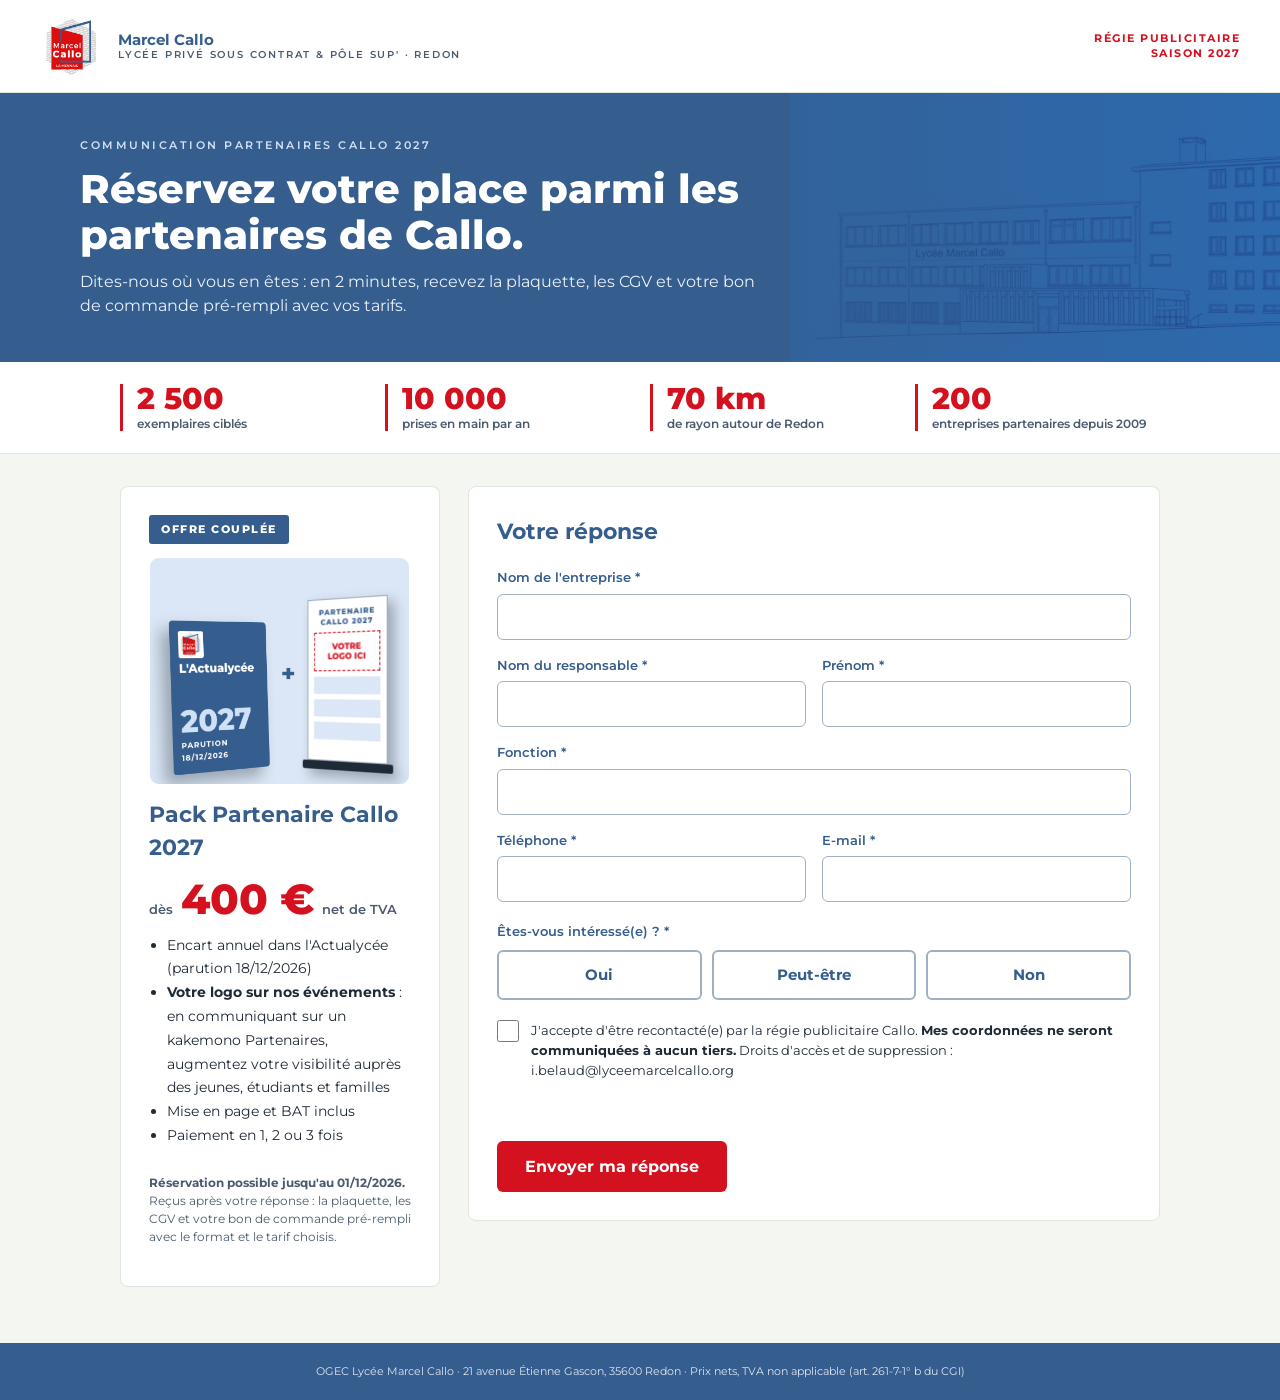
<file: index.html>
<!doctype html>
<html lang="fr">
<head>
<meta charset="utf-8">
<meta name="viewport" content="width=device-width,initial-scale=1">
<meta name="robots" content="noindex,nofollow">
<title>Régie publicitaire Callo 2027 — Devenez partenaire</title>
<link rel="stylesheet" href="css/style.css">
</head>
<body data-page="index">
<a class="skip" href="#contenu">Aller au contenu</a>
<header class="top">
<div class="brand"><img src="assets/logo.png" alt="Marcel Callo"><div>Marcel Callo<small>LYCÉE PRIVÉ SOUS CONTRAT &amp; PÔLE SUP' · REDON</small></div></div>
<div class="season">RÉGIE PUBLICITAIRE<br>SAISON 2027</div>
</header>

<section class="hero"><div>
<div class="kicker">Communication partenaires Callo 2027</div>
<h1>Réservez votre place parmi les partenaires de Callo.</h1>
<p>Dites-nous où vous en êtes : en 2 minutes, recevez la plaquette, les CGV et votre bon de commande pré-rempli avec vos tarifs.</p>
</div></section>
<section class="proof" aria-label="Le magazine en chiffres"><div class="proof-in">
<div><b>2 500</b><span>exemplaires ciblés</span></div>
<div><b>10 000</b><span>prises en main par an</span></div>
<div><b>70 km</b><span>de rayon autour de Redon</span></div>
<div><b>200</b><span>entreprises partenaires depuis 2009</span></div>
</div></section>
<main id="contenu" class="wrap"><div class="row">
<aside class="card side">
<div class="badge">OFFRE COUPLÉE</div>
<img class="couple" src="assets/email-offre-couplee.png" width="474" height="412" alt="Visuel : le magazine Actualycée 2027 et le kakemono partenaires Callo, avec l'emplacement « Votre logo ici »">
<h2>Pack Partenaire Callo 2027</h2>
<div class="price"><span>dès</span><b>400 €</b><span>net de TVA</span></div>
<ul>
<li>Encart annuel dans l'Actualycée (parution 18/12/2026)</li>
<li><strong>Votre logo sur nos événements</strong> : en communiquant sur un kakemono Partenaires, augmentez votre visibilité auprès des jeunes, étudiants et familles</li>
<li>Mise en page et BAT inclus</li>
<li>Paiement en 1, 2 ou 3 fois</li>
</ul>
<p class="hint"><strong>Réservation possible jusqu'au 01/12/2026.</strong> Reçus après votre réponse : la plaquette, les CGV et votre bon de commande pré-rempli avec le format et le tarif choisis.</p>
</aside>
<form id="form-reponse" class="card main" novalidate>
<h2>Votre réponse</h2>
<div class="grid2">
<label class="f span2">Nom de l'entreprise *<input type="text" name="entreprise" autocomplete="organization" required></label>
<label class="f">Nom du responsable *<input type="text" name="nom" autocomplete="family-name" required></label>
<label class="f">Prénom *<input type="text" name="prenom" autocomplete="given-name" required></label>
<label class="f span2">Fonction *<input type="text" name="fonction" autocomplete="organization-title" required></label>
<label class="f">Téléphone *<input type="tel" name="tel" autocomplete="tel" required></label>
<label class="f">E-mail *<input type="email" name="mail" autocomplete="email" required></label>
</div>
<fieldset>
<legend>Êtes-vous intéressé(e) ? *</legend>
<div class="choices three">
<label class="choice"><input type="radio" name="interet" value="oui"><span>Oui</span></label>
<label class="choice"><input type="radio" name="interet" value="peut"><span>Peut-être</span></label>
<label class="choice"><input type="radio" name="interet" value="non"><span>Non</span></label>
</div>
</fieldset>
<fieldset id="bloc-formats" hidden>
<legend>Quel format vous intéresse ? (plusieurs choix possibles)</legend>
<div class="choices">
<label class="choice"><input type="checkbox" name="format" value="e16"><span><small>ENCART</small>1/6 de page<em>320 €</em></span></label><label class="choice"><input type="checkbox" name="format" value="e14"><span><small>ENCART</small>1/4 de page<em>400 €</em></span></label><label class="choice"><input type="checkbox" name="format" value="e12"><span><small>ENCART</small>1/2 page<em>650 €</em></span></label>
<label class="choice"><input type="checkbox" name="format" value="p16"><span><small>PACK PARTENAIRE</small>1/6 + logo<em>400 €</em></span></label><label class="choice"><input type="checkbox" name="format" value="p14"><span><small>PACK PARTENAIRE</small>1/4 + logo<em>480 €</em></span></label><label class="choice"><input type="checkbox" name="format" value="p12"><span><small>PACK PARTENAIRE</small>1/2 + logo<em>700 €</em></span></label>
</div>
<p class="hint">Le pack inclut l'encart et le logo sur le kakemono 2027, à tarif préférentiel.</p>
</fieldset>
<div id="bloc-raison" hidden>
<label class="f">Pouvez-vous nous dire pourquoi ? (facultatif)
<textarea id="raison" name="raison" rows="4" maxlength="300"></textarea>
<span id="raison-count" class="count">0 / 300 caractères</span></label>
</div>
<div style="position:absolute;left:-9999px" aria-hidden="true"><label>Ne pas remplir<input type="text" name="website" tabindex="-1" autocomplete="off"></label></div>
<label class="rgpd"><input type="checkbox" name="rgpd" required><span>J'accepte d'être recontacté(e) par la régie publicitaire Callo. <b>Mes coordonnées ne seront communiquées à aucun tiers.</b> Droits d'accès et de suppression : i.belaud@lyceemarcelcallo.org</span></label>
<div id="err" class="error" role="alert"></div>
<button id="envoyer" class="btn" type="submit">Envoyer ma réponse</button>
</form>
</div></main>
<footer class="foot">OGEC Lycée Marcel Callo · 21 avenue Étienne Gascon, 35600 Redon · Prix nets, TVA non applicable (art. 261-7-1° b du CGI)</footer>
<script src="js/config.js"></script>
<script src="js/app.js"></script>
</body>
</html>
</file>
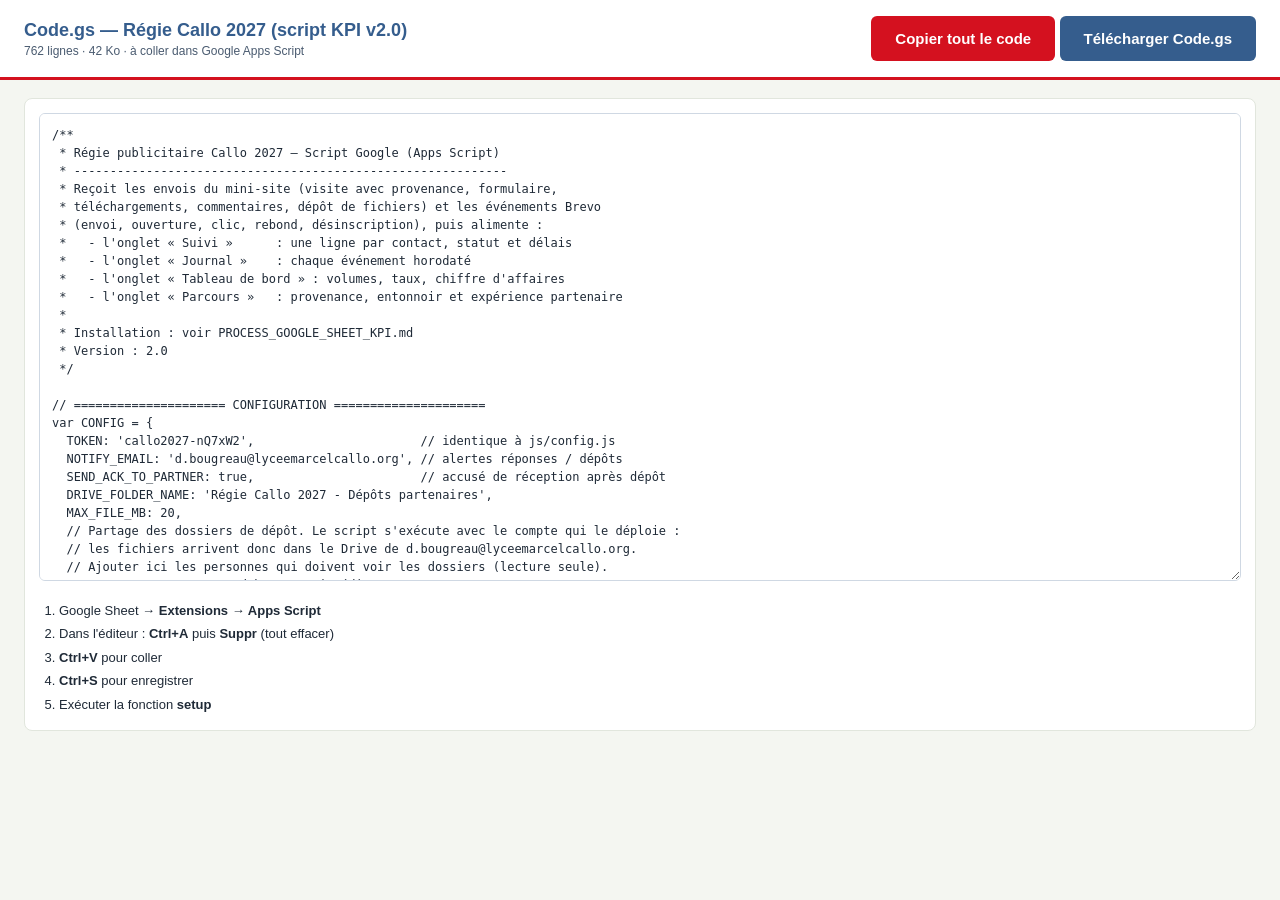
<file: COPIER_CODE_GS.html>
<!doctype html>
<html lang="fr"><head><meta charset="utf-8">
<meta name="viewport" content="width=device-width,initial-scale=1">
<title>Copier Code.gs — Régie Callo 2027</title>
<style>
:root{--navy:#355D8D;--red:#D4111F;--ink:#1f2a37}
*{box-sizing:border-box}
body{margin:0;font-family:-apple-system,BlinkMacSystemFont,'Segoe UI',Arial,sans-serif;background:#F4F6F1;color:var(--ink)}
header{background:#fff;border-bottom:3px solid var(--red);padding:16px 24px;display:flex;flex-wrap:wrap;gap:14px;align-items:center;justify-content:space-between}
h1{margin:0;font-size:18px;color:var(--navy)}
.sub{font-size:12px;color:#4a5b70;margin-top:3px}
.btn{background:var(--red);color:#fff;border:0;border-radius:6px;font-size:15px;font-weight:700;padding:14px 24px;cursor:pointer}
.btn:hover{background:#b30e1a}
.btn.alt{background:var(--navy)}
.wrap{padding:18px 24px 40px}
.zone{background:#fff;border:1px solid #e1e6dd;border-radius:8px;padding:14px}
textarea{width:100%;height:52vh;border:1px solid #cfd8e3;border-radius:6px;padding:12px;font-family:ui-monospace,Menlo,Consolas,monospace;font-size:12px;line-height:1.5;resize:vertical;color:#1f2a37}
pre{display:none}
.note{font-size:13px;line-height:1.6;color:#4a5b70;margin:14px 0 0}
.ok{color:#1a7f37;font-weight:700}
ol{font-size:13px;line-height:1.8;color:#1f2a37;margin:10px 0 0;padding-left:20px}
@media(max-width:640px){header{padding:12px 16px}.wrap{padding:12px}}
</style></head>
<body>
<header>
  <div>
    <h1>Code.gs — Régie Callo 2027 (script KPI v2.0)</h1>
    <div class="sub">762 lignes · 42 Ko · à coller dans Google Apps Script</div>
  </div>
  <div>
    <button class="btn" id="copier">Copier tout le code</button>
    <button class="btn alt" id="telecharger">Télécharger Code.gs</button>
  </div>
</header>
<div class="wrap">
  <div class="zone">
    <textarea id="code" readonly spellcheck="false">/**
 * Régie publicitaire Callo 2027 — Script Google (Apps Script)
 * ------------------------------------------------------------
 * Reçoit les envois du mini-site (visite avec provenance, formulaire,
 * téléchargements, commentaires, dépôt de fichiers) et les événements Brevo
 * (envoi, ouverture, clic, rebond, désinscription), puis alimente :
 *   - l&#x27;onglet « Suivi »      : une ligne par contact, statut et délais
 *   - l&#x27;onglet « Journal »    : chaque événement horodaté
 *   - l&#x27;onglet « Tableau de bord » : volumes, taux, chiffre d&#x27;affaires
 *   - l&#x27;onglet « Parcours »   : provenance, entonnoir et expérience partenaire
 *
 * Installation : voir PROCESS_GOOGLE_SHEET_KPI.md
 * Version : 2.0
 */

// ===================== CONFIGURATION =====================
var CONFIG = {
  TOKEN: &#x27;callo2027-nQ7xW2&#x27;,                       // identique à js/config.js
  NOTIFY_EMAIL: &#x27;d.bougreau@lyceemarcelcallo.org&#x27;, // alertes réponses / dépôts
  SEND_ACK_TO_PARTNER: true,                       // accusé de réception après dépôt
  DRIVE_FOLDER_NAME: &#x27;Régie Callo 2027 - Dépôts partenaires&#x27;,
  MAX_FILE_MB: 20,
  // Partage des dossiers de dépôt. Le script s&#x27;exécute avec le compte qui le déploie :
  // les fichiers arrivent donc dans le Drive de d.bougreau@lyceemarcelcallo.org.
  // Ajouter ici les personnes qui doivent voir les dossiers (lecture seule).
  // Partage en 2 temps : d.bougreau immédiatement.
  // i.belaud sera ajouté APRÈS vérification du document par Damien :
  // SHARE_FOLDER_WITH: [&#x27;d.bougreau@lyceemarcelcallo.org&#x27;, &#x27;i.belaud@lyceemarcelcallo.org&#x27;],
  SHARE_FOLDER_WITH: [&#x27;d.bougreau@lyceemarcelcallo.org&#x27;],
  // true = tout le domaine lyceemarcelcallo.org peut consulter le dossier en lecture
  // (à n&#x27;activer que si l&#x27;établissement l&#x27;autorise).
  SHARE_WITH_DOMAIN: false,
  TZ: &#x27;Europe/Paris&#x27;
};

// Colonnes de l&#x27;onglet « Suivi » (une ligne par contact, clé = e-mail)
var HEADERS = [
  &#x27;E-mail&#x27;, &#x27;Entreprise&#x27;, &#x27;Nom&#x27;, &#x27;Prénom&#x27;, &#x27;Fonction&#x27;, &#x27;Téléphone&#x27;,
  &#x27;Date envoi e-mail&#x27;, &#x27;Date ouverture e-mail&#x27;, &#x27;Date clic e-mail&#x27;, &#x27;Date 1re visite site&#x27;,
  &#x27;Date réponse formulaire&#x27;, &#x27;Intérêt&#x27;, &#x27;Formats choisis&#x27;, &#x27;Raison (si non)&#x27;, &#x27;RGPD opt-in&#x27;,
  &#x27;Date DL plaquette&#x27;, &#x27;Date DL CGV&#x27;, &#x27;Date DL bon de commande&#x27;, &#x27;Variante bon de commande&#x27;,
  &#x27;Date réception bon de commande&#x27;, &#x27;Date réception encart&#x27;, &#x27;Date réception logo&#x27;,
  &#x27;Date réception BAT signé&#x27;, &#x27;Date mise sous Drive BC&#x27;, &#x27;Date mise sous Drive BAT&#x27;, &#x27;Dossier Drive&#x27;,
  &#x27;Date envoi devis (manuel)&#x27;, &#x27;Date envoi BAT (manuel)&#x27;, &#x27;Date validation BAT (manuel)&#x27;, &#x27;Montant net € (manuel)&#x27;,
  &#x27;Commentaire partenaire&#x27;, &#x27;Statut&#x27;, &#x27;Dernière activité&#x27;, &#x27;Etat e-mail&#x27;,
  // --- analyse de provenance et d&#x27;expérience (remplissage automatique) ---
  &#x27;Canal&#x27;, &#x27;Source&#x27;, &#x27;Page d\&#x27;entrée&#x27;, &#x27;Referrer&#x27;, &#x27;Premier contact&#x27;,
  &#x27;Délai clic→réponse (h)&#x27;, &#x27;Délai réponse→BC (j)&#x27;, &#x27;Délai BC→documents (j)&#x27;, &#x27;Délai documents→BAT (j)&#x27;,
  &#x27;Score engagement&#x27;,
  // --- comportement de visite (remplissage automatique) ---
  &#x27;Connexion (jour/heure)&#x27;, &#x27;Navigateur&#x27;, &#x27;Appareil&#x27;, &#x27;Écran&#x27;,
  &#x27;Durée de visite (s)&#x27;, &#x27;Pages vues&#x27;, &#x27;Dernière page vue&#x27;, &#x27;Nom dossier Drive&#x27;,
  &#x27;Fichiers présents dans Drive&#x27;, &#x27;Dernier contrôle Drive&#x27;
];
var DATE_COLS = [&#x27;Date envoi e-mail&#x27;, &#x27;Date ouverture e-mail&#x27;, &#x27;Date clic e-mail&#x27;, &#x27;Date 1re visite site&#x27;,
  &#x27;Date réponse formulaire&#x27;, &#x27;Date DL plaquette&#x27;, &#x27;Date DL CGV&#x27;, &#x27;Date DL bon de commande&#x27;,
  &#x27;Date réception bon de commande&#x27;, &#x27;Date réception encart&#x27;, &#x27;Date réception logo&#x27;,
  &#x27;Date réception BAT signé&#x27;, &#x27;Date envoi devis (manuel)&#x27;, &#x27;Date envoi BAT (manuel)&#x27;, &#x27;Date validation BAT (manuel)&#x27;,
  &#x27;Dernière activité&#x27;, &#x27;Premier contact&#x27;, &#x27;Connexion (jour/heure)&#x27;,
  &#x27;Date mise sous Drive BC&#x27;, &#x27;Date mise sous Drive BAT&#x27;, &#x27;Dernier contrôle Drive&#x27;];
var SHEET_SUIVI = &#x27;Suivi&#x27;, SHEET_LOG = &#x27;Journal&#x27;, SHEET_KPI = &#x27;Tableau de bord&#x27;, SHEET_PARCOURS = &#x27;Parcours&#x27;;
var VERSION = &#x27;v2.0&#x27;;

// Libellés lisibles pour les canaux
var CANAUX = {
  email1: &#x27;Emailing — envoi principal&#x27;,
  relance1: &#x27;Emailing — relance 1&#x27;,
  &#x27;relance2&#x27;: &#x27;Emailing — relance 2&#x27;,
  &#x27;dernier-mail&#x27;: &#x27;Emailing — dernier mail&#x27;,
  &#x27;email1-bas&#x27;: &#x27;Emailing — envoi principal (CTA bas)&#x27;,
  direct: &#x27;Site direct / recherche&#x27;,
  qr: &#x27;QR code / support imprimé&#x27;,
  bouche: &#x27;Bouche-à-oreille&#x27;,
  lien: &#x27;Lien partagé&#x27;
};

// ===================== POINTS D&#x27;ENTRÉE =====================
function doGet(e) {
  var p = (e &amp;&amp; e.parameter) || {};
  if (p.k &amp;&amp; p.k === CONFIG.TOKEN &amp;&amp; p.action === &#x27;kpi&#x27;) {
    var sh = sheet_(SHEET_SUIVI);
    var n = Math.max(0, sh.getLastRow() - 1);
    return json_({ ok: true, version: VERSION, contacts: n, onglets: [SHEET_SUIVI, SHEET_LOG, SHEET_KPI, SHEET_PARCOURS] });
  }
  return json_({ ok: true, service: &#x27;Régie Callo 2027&#x27;, version: VERSION });
}

function doPost(e) {
  var lock = LockService.getScriptLock();
  try {
    lock.waitLock(25000);
    var body = {};
    try { body = JSON.parse((e.postData &amp;&amp; e.postData.contents) || &#x27;{}&#x27;); } catch (err) { return json_({ ok: false, error: &#x27;JSON invalide&#x27; }); }
    var token = body.token || (e.parameter &amp;&amp; e.parameter.k);
    if (token !== CONFIG.TOKEN) return json_({ ok: false, error: &#x27;Non autorisé&#x27; });

    // Événement Brevo (webhook) : { event, email, ... }
    if (body.event &amp;&amp; !body.action) return json_(handleBrevo_(body));

    switch (body.action) {
      case &#x27;visite&#x27;:      return json_(handleVisite_(body));
      case &#x27;reponse&#x27;:     return json_(handleReponse_(body));
      case &#x27;download&#x27;:    return json_(handleDownload_(body));
      case &#x27;commentaire&#x27;: return json_(handleCommentaire_(body));
      case &#x27;depot&#x27;:       return json_(handleDepot_(body));
      case &#x27;duree&#x27;:       return json_(handleDuree_(body));
      default:            return json_({ ok: false, error: &#x27;Action inconnue&#x27; });
    }
  } catch (err) {
    log_(&#x27;ERREUR&#x27;, &#x27;&#x27;, String(err &amp;&amp; err.stack || err));
    return json_({ ok: false, error: &#x27;Erreur serveur&#x27; });
  } finally {
    try { lock.releaseLock(); } catch (x) {}
  }
}

// ===================== PROVENANCE =====================
/** Traduit un code source (c=, utm_source=) en canal lisible. */
function canal_(source) {
  var s = String(source || &#x27;&#x27;).toLowerCase().trim();
  if (!s) return &#x27;Site direct / recherche&#x27;;
  if (CANAUX[s]) return CANAUX[s];
  if (s.indexOf(&#x27;email&#x27;) === 0) return &#x27;Emailing — &#x27; + s;
  if (s.indexOf(&#x27;relance&#x27;) === 0) return &#x27;Emailing — &#x27; + s;
  return s;
}

/** Enregistre la provenance d&#x27;une première visite. */
function provenance_(row, b) {
  if (b.source) setIfEmpty_(row, &#x27;Source&#x27;, String(b.source).slice(0, 60));
  if (b.canal || b.source) setIfEmpty_(row, &#x27;Canal&#x27;, canal_(b.canal || b.source));
  if (b.page) setIfEmpty_(row, &#x27;Page d\&#x27;entrée&#x27;, String(b.page).slice(0, 60));
  if (b.referrer) setIfEmpty_(row, &#x27;Referrer&#x27;, String(b.referrer).slice(0, 120));
  if (b.navigateur) setIfEmpty_(row, &#x27;Navigateur&#x27;, String(b.navigateur).slice(0, 40));
  if (b.appareil) setIfEmpty_(row, &#x27;Appareil&#x27;, String(b.appareil).slice(0, 20));
  if (b.ecran) setIfEmpty_(row, &#x27;Écran&#x27;, String(b.ecran).slice(0, 20));
  setIfEmpty_(row, &#x27;Premier contact&#x27;, new Date());
  setIfEmpty_(row, &#x27;Connexion (jour/heure)&#x27;, new Date());
}

// ===================== GESTIONNAIRES =====================
function handleBrevo_(b) {
  var email = String(b.email || &#x27;&#x27;).toLowerCase().trim();
  if (!email) return { ok: false, error: &#x27;e-mail manquant&#x27; };
  var ev = String(b.event).toLowerCase();
  var row = upsert_(email);
  var when = parseDate_(b.date || b[&#x27;event-date&#x27;] || b.ts_event || b.ts) || new Date();
  if ([&#x27;request&#x27;, &#x27;sent&#x27;, &#x27;delivered&#x27;, &#x27;delivery&#x27;].indexOf(ev) &gt;= 0) setIfEmpty_(row, &#x27;Date envoi e-mail&#x27;, when);
  else if ([&#x27;opened&#x27;, &#x27;unique_opened&#x27;, &#x27;uniqueopened&#x27;, &#x27;proxy_open&#x27;, &#x27;open&#x27;].indexOf(ev) &gt;= 0) setIfEmpty_(row, &#x27;Date ouverture e-mail&#x27;, when);
  else if ([&#x27;click&#x27;, &#x27;clicks&#x27;].indexOf(ev) &gt;= 0) { setIfEmpty_(row, &#x27;Date clic e-mail&#x27;, when); setIfEmpty_(row, &#x27;Date ouverture e-mail&#x27;, when); }
  else if ([&#x27;hard_bounce&#x27;, &#x27;soft_bounce&#x27;, &#x27;blocked&#x27;, &#x27;invalid_email&#x27;, &#x27;spam&#x27;, &#x27;unsubscribe&#x27;, &#x27;unsubscribed&#x27;].indexOf(ev) &gt;= 0) set_(row, &#x27;Etat e-mail&#x27;, ev);
  if (b.campaign || b.tag) { setIfEmpty_(row, &#x27;Source&#x27;, String(b.campaign || b.tag)); setIfEmpty_(row, &#x27;Canal&#x27;, canal_(b.campaign || b.tag)); }
  log_(&#x27;BREVO&#x27;, email, ev);
  finish_(row);
  return { ok: true };
}

function handleVisite_(b) {
  var email = clean_(b.email);
  if (!email) { log_(&#x27;VISITE&#x27;, &#x27;(anonyme)&#x27;, [b.source, b.page, b.referrer].join(&#x27; · &#x27;)); return { ok: true }; }
  var row = upsert_(email);
  provenance_(row, b);
  setIfEmpty_(row, &#x27;Date 1re visite site&#x27;, new Date());
  setIfEmpty_(row, &#x27;Date clic e-mail&#x27;, new Date());
  log_(&#x27;VISITE&#x27;, email, [b.source || &#x27;&#x27;, b.page || &#x27;&#x27;, b.referrer || &#x27;&#x27;].join(&#x27; · &#x27;));
  finish_(row);
  return { ok: true };
}

function handleReponse_(b) {
  var email = clean_(b.email);
  if (!email) return { ok: false, error: &#x27;e-mail manquant&#x27; };
  var row = upsert_(email);
  provenance_(row, b);
  set_(row, &#x27;Entreprise&#x27;, b.entreprise); set_(row, &#x27;Nom&#x27;, b.nom); set_(row, &#x27;Prénom&#x27;, b.prenom);
  set_(row, &#x27;Fonction&#x27;, b.fonction); set_(row, &#x27;Téléphone&#x27;, b.tel);
  set_(row, &#x27;Date réponse formulaire&#x27;, new Date());
  set_(row, &#x27;Intérêt&#x27;, { oui: &#x27;Oui&#x27;, peut: &#x27;Peut-être&#x27;, non: &#x27;Non&#x27; }[b.interet] || b.interet);
  set_(row, &#x27;Formats choisis&#x27;, (b.formats || []).join(&#x27; | &#x27;));
  set_(row, &#x27;Raison (si non)&#x27;, String(b.raison || &#x27;&#x27;).slice(0, 300));
  set_(row, &#x27;RGPD opt-in&#x27;, b.rgpd ? &#x27;Oui&#x27; : &#x27;Non&#x27;);
  setIfEmpty_(row, &#x27;Date 1re visite site&#x27;, new Date());
  log_(&#x27;REPONSE&#x27;, email, b.interet + &#x27; &#x27; + (b.formats || []).join(&#x27;,&#x27;));
  finish_(row);
  notify_(&#x27;Réponse partenaire : &#x27; + b.entreprise + &#x27; (&#x27; + (b.interet || &#x27;&#x27;) + &#x27;)&#x27;,
    &#x27;Entreprise : &#x27; + b.entreprise + &#x27;\nContact : &#x27; + b.prenom + &#x27; &#x27; + b.nom + &#x27; (&#x27; + b.fonction + &#x27;)\nTél : &#x27; + b.tel + &#x27;\nE-mail : &#x27; + email +
    &#x27;\nIntérêt : &#x27; + b.interet + &#x27;\nFormats : &#x27; + (b.formats || []).join(&#x27;, &#x27;) +
    &#x27;\nProvenance : &#x27; + (b.canal || canal_(b.source) || &#x27;inconnue&#x27;) + (b.source ? &#x27; (&#x27; + b.source + &#x27;)&#x27; : &#x27;&#x27;) +
    (b.raison ? &#x27;\nRaison : &#x27; + b.raison : &#x27;&#x27;));
  return { ok: true };
}

function handleDownload_(b) {
  var email = clean_(b.email);
  var map = { &#x27;plaquette&#x27;: &#x27;Date DL plaquette&#x27;, &#x27;cgv&#x27;: &#x27;Date DL CGV&#x27;, &#x27;bon-de-commande-pdf&#x27;: &#x27;Date DL bon de commande&#x27;, &#x27;bon-de-commande-docx&#x27;: &#x27;Date DL bon de commande&#x27; };
  log_(&#x27;TELECHARGEMENT&#x27;, email || &#x27;(anonyme)&#x27;, (b.doc || &#x27;&#x27;) + &#x27; &#x27; + (b.detail || &#x27;&#x27;));
  if (email &amp;&amp; map[b.doc]) {
    var row = upsert_(email);
    provenance_(row, b);
    setIfEmpty_(row, map[b.doc], new Date());
    if (b.doc.indexOf(&#x27;bon-de-commande&#x27;) === 0 &amp;&amp; b.detail) set_(row, &#x27;Variante bon de commande&#x27;, b.detail);
    finish_(row);
  }
  return { ok: true };
}

/** Temps passé sur le site : cumul des secondes et nombre de pages vues. */
function handleDuree_(b) {
  var email = clean_(b.email);
  var sec = Math.max(0, Math.min(7200, parseInt(b.seconds, 10) || 0));
  var pages = Math.max(0, Math.min(99, parseInt(b.pages, 10) || 0));
  if (!email) { log_(&#x27;DUREE&#x27;, &#x27;(anonyme)&#x27;, sec + &#x27; s · &#x27; + (b.page || &#x27;&#x27;)); return { ok: true }; }
  var row = upsert_(email);
  provenance_(row, b);
  var prev = parseFloat(get_(row, &#x27;Durée de visite (s)&#x27;)) || 0;
  set_(row, &#x27;Durée de visite (s)&#x27;, Math.round((prev + sec) * 10) / 10);
  var seen = parseInt(get_(row, &#x27;Pages vues&#x27;), 10) || 0;
  if (pages &gt; seen) set_(row, &#x27;Pages vues&#x27;, pages);
  if (b.page) set_(row, &#x27;Dernière page vue&#x27;, String(b.page).slice(0, 60));
  log_(&#x27;DUREE&#x27;, email, sec + &#x27; s · &#x27; + (b.page || &#x27;&#x27;) + &#x27; · &#x27; + pages + &#x27; page(s)&#x27;);
  finish_(row);
  return { ok: true };
}

function handleCommentaire_(b) {
  var email = clean_(b.email);
  log_(&#x27;COMMENTAIRE&#x27;, email || &#x27;(anonyme)&#x27;, String(b.message || &#x27;&#x27;).slice(0, 500));
  if (email) {
    var row = upsert_(email);
    var old = get_(row, &#x27;Commentaire partenaire&#x27;);
    set_(row, &#x27;Commentaire partenaire&#x27;, (old ? old + &#x27;\n---\n&#x27; : &#x27;&#x27;) + Utilities.formatDate(new Date(), CONFIG.TZ, &#x27;dd/MM/yyyy HH:mm&#x27;) + &#x27; : &#x27; + String(b.message || &#x27;&#x27;).slice(0, 2000));
    finish_(row);
  }
  notify_(&#x27;Commentaire partenaire&#x27; + (b.entreprise ? &#x27; : &#x27; + b.entreprise : &#x27;&#x27;), String(b.message || &#x27;&#x27;) + &#x27;\n\nE-mail : &#x27; + (email || &#x27;inconnu&#x27;));
  return { ok: true };
}

function handleDepot_(b) {
  var email = clean_(b.email);
  if (!email) return { ok: false, error: &#x27;e-mail manquant&#x27; };
  var files = b.files || [];
  var total = 0;
  files.forEach(function (f) { total += (f.data || &#x27;&#x27;).length * 0.75; });
  if (total &gt; CONFIG.MAX_FILE_MB * 1048576) return { ok: false, error: &#x27;Fichiers trop volumineux&#x27; };

  var entreprise = String(b.entreprise || &#x27;Sans-nom&#x27;).trim();
  var folder = companyFolder_(entreprise);
  var labels = { bon: &#x27;bon-de-commande&#x27;, encart: &#x27;encart&#x27;, logo: &#x27;logo&#x27;, bat: &#x27;bat-signe&#x27; };
  var cols = { bon: &#x27;Date réception bon de commande&#x27;, encart: &#x27;Date réception encart&#x27;, logo: &#x27;Date réception logo&#x27;, bat: &#x27;Date réception BAT signé&#x27; };
  var row = upsert_(email);
  provenance_(row, b);
  set_(row, &#x27;Entreprise&#x27;, get_(row, &#x27;Entreprise&#x27;) || entreprise);
  var stamp = Utilities.formatDate(new Date(), CONFIG.TZ, &#x27;yyyyMMdd-HHmm&#x27;);
  var maintenant = new Date();
  files.forEach(function (f) {
    var name = safeName_(f.name || &#x27;fichier&#x27;);
    var blob = Utilities.newBlob(Utilities.base64Decode(f.data || &#x27;&#x27;), f.mime || &#x27;application/octet-stream&#x27;,
      labels[f.field] + &#x27;_&#x27; + safeName_(entreprise) + &#x27;_&#x27; + stamp + &#x27;_&#x27; + name);
    folder.createFile(blob);
    if (cols[f.field]) set_(row, cols[f.field], maintenant);
    // date de mise sous Drive, par document
    if (f.field === &#x27;bon&#x27;) set_(row, &#x27;Date mise sous Drive BC&#x27;, maintenant);
    if (f.field === &#x27;bat&#x27;) set_(row, &#x27;Date mise sous Drive BAT&#x27;, maintenant);
  });
  set_(row, &#x27;Dossier Drive&#x27;, folder.getUrl());
  set_(row, &#x27;Nom dossier Drive&#x27;, folder.getName());
  controlerDossier_(row, folder);
  log_(&#x27;DEPOT&#x27;, email, files.length + &#x27; fichier(s) — &#x27; + folder.getUrl());
  finish_(row);
  notify_(&#x27;Dépôt de documents : &#x27; + entreprise, &#x27;Fichiers reçus : &#x27; + files.map(function (f) { return f.field + &#x27; = &#x27; + f.name; }).join(&#x27;, &#x27;) +
    &#x27;\nDossier : &#x27; + folder.getUrl() + &#x27;\nE-mail : &#x27; + email + &#x27;\nBAT à envoyer sous 3 jours ouvrés.&#x27;);
  if (CONFIG.SEND_ACK_TO_PARTNER) {
    try {
      MailApp.sendEmail({
        to: email, name: &#x27;Régie publicitaire Callo&#x27;, replyTo: CONFIG.NOTIFY_EMAIL,
        subject: &#x27;Callo 2027 : nous avons bien reçu vos documents&#x27;,
        body: &#x27;Bonjour,\n\nMerci de votre envoi : le bon de commande, votre encart et votre logo sont bien reçus.\n&#x27; +
          &#x27;Le professionnel en charge de la mise en page vous adressera un BAT à valider sous 3 jours ouvrés.\n\n&#x27; +
          &#x27;Une question ? Répondez à ce message ou contactez Damien BOUGREAU, Responsable Suivi Partenaires : &#x27; + CONFIG.NOTIFY_EMAIL + &#x27; · +33 7 66 88 93 32.\n\n&#x27; +
          &#x27;Régie publicitaire Marcel Callo · OGEC Lycée Marcel Callo, 35600 Redon&#x27;
      });
    } catch (err) { log_(&#x27;ERREUR&#x27;, email, &#x27;Accusé non envoyé : &#x27; + err); }
  }
  return { ok: true };
}

// ===================== FEUILLE « SUIVI » =====================
function sheet_(name) {
  var ss = SpreadsheetApp.getActiveSpreadsheet();
  return ss.getSheetByName(name) || ss.insertSheet(name);
}

function colIndex_(header) {
  var i = HEADERS.indexOf(header);
  if (i &lt; 0) throw new Error(&#x27;Colonne inconnue : &#x27; + header);
  return i + 1;
}

/** Retourne le n° de ligne du contact, en le créant si besoin. */
function upsert_(email) {
  var sh = sheet_(SHEET_SUIVI);
  if (sh.getLastRow() &lt; 1) setup_();
  var last = sh.getLastRow();
  if (last &gt;= 2) {
    var emails = sh.getRange(2, 1, last - 1, 1).getValues();
    for (var i = 0; i &lt; emails.length; i++) {
      if (String(emails[i][0]).toLowerCase().trim() === email) return i + 2;
    }
  }
  sh.appendRow([email]);
  var r = sh.getLastRow();
  DATE_COLS.forEach(function (h) { sh.getRange(r, colIndex_(h)).setNumberFormat(&#x27;dd/MM/yyyy HH:mm&#x27;); });
  return r;
}

function get_(row, header) { return sheet_(SHEET_SUIVI).getRange(row, colIndex_(header)).getValue(); }
function set_(row, header, value) {
  if (value === undefined || value === null || value === &#x27;&#x27;) return;
  sheet_(SHEET_SUIVI).getRange(row, colIndex_(header)).setValue(value);
}
function setIfEmpty_(row, header, value) {
  var c = sheet_(SHEET_SUIVI).getRange(row, colIndex_(header));
  if (c.getValue() === &#x27;&#x27; || c.getValue() === null) c.setValue(value);
}
function has_(row, h) { var v = get_(row, h); return v !== &#x27;&#x27; &amp;&amp; v !== null; }
function date_(row, h) { var v = get_(row, h); return (v instanceof Date) ? v : null; }

/** Écarts en heures / jours entre deux jalons (null si l&#x27;un manque). */
function ecart_(row, h1, h2, unit) {
  var a = date_(row, h1), b = date_(row, h2);
  if (!a || !b) return &#x27;&#x27;;
  var diff = (b.getTime() - a.getTime()) / (unit === &#x27;h&#x27; ? 3600000 : 86400000);
  return Math.round(diff * 10) / 10;
}

/** Renseigne les délais de parcours et le score d&#x27;engagement. */
function analyse_(row) {
  var d1 = ecart_(row, &#x27;Date clic e-mail&#x27;, &#x27;Date réponse formulaire&#x27;, &#x27;h&#x27;);
  if (d1 === &#x27;&#x27; &amp;&amp; has_(row, &#x27;Date 1re visite site&#x27;) &amp;&amp; has_(row, &#x27;Date réponse formulaire&#x27;)) d1 = ecart_(row, &#x27;Date 1re visite site&#x27;, &#x27;Date réponse formulaire&#x27;, &#x27;h&#x27;);
  if (d1 !== &#x27;&#x27;) set_(row, &#x27;Délai clic→réponse (h)&#x27;, d1);

  var d2 = ecart_(row, &#x27;Date réponse formulaire&#x27;, &#x27;Date réception bon de commande&#x27;, &#x27;j&#x27;); if (d2 !== &#x27;&#x27;) set_(row, &#x27;Délai réponse→BC (j)&#x27;, d2);
  var d3 = ecart_(row, &#x27;Date réception bon de commande&#x27;, &#x27;Date réception logo&#x27;, &#x27;j&#x27;); if (d3 !== &#x27;&#x27;) set_(row, &#x27;Délai BC→documents (j)&#x27;, d3);
  var d4 = ecart_(row, &#x27;Date réception logo&#x27;, &#x27;Date envoi BAT (manuel)&#x27;, &#x27;j&#x27;);
  if (d4 === &#x27;&#x27;) d4 = ecart_(row, &#x27;Date réception bon de commande&#x27;, &#x27;Date envoi BAT (manuel)&#x27;, &#x27;j&#x27;);
  if (d4 !== &#x27;&#x27;) set_(row, &#x27;Délai documents→BAT (j)&#x27;, d4);

  var score = 0;
  if (has_(row, &#x27;Date ouverture e-mail&#x27;)) score += 10;
  if (has_(row, &#x27;Date clic e-mail&#x27;)) score += 15;
  if (has_(row, &#x27;Date 1re visite site&#x27;)) score += 10;
  if (has_(row, &#x27;Date réponse formulaire&#x27;)) score += 25;
  if (has_(row, &#x27;Date DL bon de commande&#x27;)) score += 10;
  if (has_(row, &#x27;Date réception bon de commande&#x27;)) score += 15;
  if (has_(row, &#x27;Date réception encart&#x27;) &amp;&amp; has_(row, &#x27;Date réception logo&#x27;)) score += 10;
  if (has_(row, &#x27;Date validation BAT (manuel)&#x27;)) score += 5;
  set_(row, &#x27;Score engagement&#x27;, Math.min(100, score));
}

/** Met à jour « Dernière activité », « Statut » et les calculs d&#x27;analyse. */
function finish_(row) {
  set_(row, &#x27;Dernière activité&#x27;, new Date());
  analyse_(row);
  set_(row, &#x27;Statut&#x27;, computeStatus_(row));
}

function computeStatus_(row) {
  if (has_(row, &#x27;Date validation BAT (manuel)&#x27;) &amp;&amp; has_(row, &#x27;Date réception BAT signé&#x27;)) return &#x27;10 · BAT signé reçu — dossier bouclé&#x27;;
  if (has_(row, &#x27;Date réception BAT signé&#x27;)) return &#x27;9 · BAT signé reçu&#x27;;
  if (has_(row, &#x27;Date validation BAT (manuel)&#x27;)) return &#x27;9 · BAT validé&#x27;;
  if (has_(row, &#x27;Date envoi BAT (manuel)&#x27;)) return &#x27;8 · BAT envoyé, à valider&#x27;;
  if (has_(row, &#x27;Date réception encart&#x27;) &amp;&amp; has_(row, &#x27;Date réception logo&#x27;) &amp;&amp; has_(row, &#x27;Date réception bon de commande&#x27;)) return &#x27;7 · Documents reçus, BAT à produire&#x27;;
  if (has_(row, &#x27;Date réception bon de commande&#x27;)) return &#x27;6 · Bon de commande reçu (encart/logo en attente)&#x27;;
  if (has_(row, &#x27;Date DL bon de commande&#x27;)) return &#x27;5 · Bon de commande téléchargé&#x27;;
  if (has_(row, &#x27;Date réponse formulaire&#x27;)) {
    var i = String(get_(row, &#x27;Intérêt&#x27;));
    return i === &#x27;Non&#x27; ? &#x27;0 · Non (relance N+1)&#x27; : (i === &#x27;Peut-être&#x27; ? &#x27;4 · Peut-être, à relancer&#x27; : &#x27;4 · Oui, à convertir&#x27;);
  }
  if (has_(row, &#x27;Date 1re visite site&#x27;)) return &#x27;3 · A visité le site&#x27;;
  if (has_(row, &#x27;Date clic e-mail&#x27;)) return &#x27;2 · A cliqué&#x27;;
  if (has_(row, &#x27;Date ouverture e-mail&#x27;)) return &#x27;1 · A ouvert&#x27;;
  if (has_(row, &#x27;Date envoi e-mail&#x27;)) return &#x27;1 · Envoyé&#x27;;
  return &#x27;Nouveau&#x27;;
}

// Recalcul du statut quand une date « manuel » est saisie à la main
function onEdit(e) {
  try {
    var sh = e.range.getSheet();
    if (sh.getName() !== SHEET_SUIVI || e.range.getRow() &lt; 2) return;
    var h = HEADERS[e.range.getColumn() - 1] || &#x27;&#x27;;
    if (/\(manuel\)/.test(h)) { var r = e.range.getRow(); analyse_(r); set_(r, &#x27;Statut&#x27;, computeStatus_(r)); set_(r, &#x27;Dernière activité&#x27;, new Date()); }
  } catch (err) {}
}

// ===================== JOURNAL, DRIVE, MAIL =====================
function log_(type, email, detail) {
  var sh = sheet_(SHEET_LOG);
  if (sh.getLastRow() &lt; 1) { sh.appendRow([&#x27;Date&#x27;, &#x27;Événement&#x27;, &#x27;E-mail&#x27;, &#x27;Détail&#x27;]); sh.setFrozenRows(1); sh.getRange(&#x27;A:A&#x27;).setNumberFormat(&#x27;dd/MM/yyyy HH:mm:ss&#x27;); }
  sh.appendRow([new Date(), type, email, String(detail || &#x27;&#x27;).slice(0, 1000)]);
}

/**
 * Vérifie ce qui est réellement présent dans le dossier Drive du partenaire,
 * écrit le résumé dans la feuille et renseigne les dates de mise sous Drive
 * à partir de la date de création réelle des fichiers.
 */
function controlerDossier_(row, folder) {
  try {
    var f = folder || null;
    if (!f) {
      var nom = get_(row, &#x27;Nom dossier Drive&#x27;) || safeName_(get_(row, &#x27;Entreprise&#x27;) || &#x27;&#x27;);
      if (!nom) return &#x27;&#x27;;
      var racines = DriveApp.getFoldersByName(CONFIG.DRIVE_FOLDER_NAME);
      if (!racines.hasNext()) return &#x27;&#x27;;
      var root = racines.next();
      var sous = root.getFoldersByName(nom);
      if (!sous.hasNext()) { set_(row, &#x27;Fichiers présents dans Drive&#x27;, &#x27;dossier introuvable&#x27;); return &#x27;&#x27;; }
      f = sous.next();
    }
    var trouve = { bon: false, encart: false, logo: false, bat: false };
    var dates = { bon: null, bat: null };
    var it = f.getFiles();
    while (it.hasNext()) {
      var file = it.next();
      var n = String(file.getName()).toLowerCase();
      Object.keys(trouve).forEach(function (k) {
        var prefixe = { bon: &#x27;bon-de-commande_&#x27;, encart: &#x27;encart_&#x27;, logo: &#x27;logo_&#x27;, bat: &#x27;bat-signe_&#x27; }[k];
        if (n.indexOf(prefixe) === 0) {
          trouve[k] = true;
          if ((k === &#x27;bon&#x27; || k === &#x27;bat&#x27;) &amp;&amp; !dates[k]) dates[k] = file.getDateCreated();
        }
      });
    }
    var resume = &#x27;BC &#x27; + (trouve.bon ? &#x27;✓&#x27; : &#x27;✗&#x27;) +
      &#x27; · Encart &#x27; + (trouve.encart ? &#x27;✓&#x27; : &#x27;✗&#x27;) +
      &#x27; · Logo &#x27; + (trouve.logo ? &#x27;✓&#x27; : &#x27;✗&#x27;) +
      &#x27; · BAT &#x27; + (trouve.bat ? &#x27;✓&#x27; : &#x27;✗&#x27;);
    set_(row, &#x27;Fichiers présents dans Drive&#x27;, resume);
    set_(row, &#x27;Dernier contrôle Drive&#x27;, new Date());
    if (dates.bon) set_(row, &#x27;Date mise sous Drive BC&#x27;, dates.bon);
    if (dates.bat) set_(row, &#x27;Date mise sous Drive BAT&#x27;, dates.bat);
    if (trouve.bon &amp;&amp; !has_(row, &#x27;Date réception bon de commande&#x27;)) set_(row, &#x27;Date réception bon de commande&#x27;, dates.bon || new Date());
    if (trouve.bat &amp;&amp; !has_(row, &#x27;Date réception BAT signé&#x27;)) set_(row, &#x27;Date réception BAT signé&#x27;, dates.bat || new Date());
    return resume;
  } catch (e) {
    log_(&#x27;ERREUR&#x27;, &#x27;&#x27;, &#x27;Contrôle Drive : &#x27; + e);
    return &#x27;&#x27;;
  }
}

/** Balaye tous les contacts et met à jour la présence réelle des fichiers. */
function controlerDrive() {
  var sh = sheet_(SHEET_SUIVI), n = sh.getLastRow(), fait = 0, avecBat = 0, avecBc = 0;
  for (var r = 2; r &lt;= n; r++) {
    if (!has_(r, &#x27;E-mail&#x27;)) continue;
    var resume = controlerDossier_(r, null);
    if (resume) {
      fait++;
      if (resume.indexOf(&#x27;BAT ✓&#x27;) &gt;= 0) avecBat++;
      if (resume.indexOf(&#x27;BC ✓&#x27;) &gt;= 0) avecBc++;
    }
    set_(r, &#x27;Statut&#x27;, computeStatus_(r));
  }
  SpreadsheetApp.getActiveSpreadsheet().toast(fait + &#x27; dossier(s) contrôlé(s) — &#x27; + avecBc + &#x27; avec bon de commande, &#x27; + avecBat + &#x27; avec BAT signé.&#x27;, &#x27;Contrôle Drive&#x27;, 8);
}

/** Applique le partage une seule fois par dossier (marqueur dans la description). */
function shareOnce_(folder) {
  try {
    if (String(folder.getDescription() || &#x27;&#x27;).indexOf(&#x27;callo-shared&#x27;) === 0) return;
    (CONFIG.SHARE_FOLDER_WITH || []).forEach(function (mail) {
      try { folder.addViewer(mail); } catch (e) { log_(&#x27;ERREUR&#x27;, &#x27;&#x27;, &#x27;Partage &#x27; + mail + &#x27; : &#x27; + e); }
    });
    if (CONFIG.SHARE_WITH_DOMAIN) {
      try { folder.setSharing(DriveApp.Access.DOMAIN_WITH_LINK, DriveApp.Permission.VIEW); }
      catch (e) { log_(&#x27;ERREUR&#x27;, &#x27;&#x27;, &#x27;Partage domaine : &#x27; + e); }
    }
    folder.setDescription(&#x27;callo-shared &#x27; + Utilities.formatDate(new Date(), CONFIG.TZ, &#x27;dd/MM/yyyy HH:mm&#x27;));
  } catch (e) {
    log_(&#x27;ERREUR&#x27;, &#x27;&#x27;, &#x27;Partage dossier : &#x27; + e);
  }
}

function companyFolder_(entreprise) {
  var roots = DriveApp.getFoldersByName(CONFIG.DRIVE_FOLDER_NAME);
  var root = roots.hasNext() ? roots.next() : DriveApp.createFolder(CONFIG.DRIVE_FOLDER_NAME);
  shareOnce_(root);
  var name = safeName_(entreprise);
  var subs = root.getFoldersByName(name);
  var folder = subs.hasNext() ? subs.next() : root.createFolder(name);
  shareOnce_(folder);
  return folder;
}

/** Crée le dossier racine et applique le partage, sans attendre un dépôt. */
function preparerDossiers() {
  var roots = DriveApp.getFoldersByName(CONFIG.DRIVE_FOLDER_NAME);
  var root = roots.hasNext() ? roots.next() : DriveApp.createFolder(CONFIG.DRIVE_FOLDER_NAME);
  shareOnce_(root);
  SpreadsheetApp.getActiveSpreadsheet().toast(&#x27;Dossier Drive prêt et partagé : &#x27; + root.getUrl());
  return root.getUrl();
}

function notify_(subject, body) {
  try { MailApp.sendEmail(CONFIG.NOTIFY_EMAIL, &#x27;[Régie Callo] &#x27; + subject, body); } catch (err) { log_(&#x27;ERREUR&#x27;, &#x27;&#x27;, &#x27;Notification : &#x27; + err); }
}

// ===================== OUTILS =====================
function json_(o) { return ContentService.createTextOutput(JSON.stringify(o)).setMimeType(ContentService.MimeType.JSON); }
function clean_(v) { v = String(v || &#x27;&#x27;).toLowerCase().trim(); return /^[^\s@]+@[^\s@]+\.[^\s@]{2,}$/.test(v) ? v : &#x27;&#x27;; }
function safeName_(s) { return String(s).replace(/[\\\/:*?&quot;&lt;&gt;|\r\n]+/g, &#x27;-&#x27;).replace(/\s+/g, &#x27;_&#x27;).slice(0, 80); }
function parseDate_(v) { if (!v) return null; var d = new Date(typeof v === &#x27;number&#x27; ? (v &lt; 1e12 ? v * 1000 : v) : String(v).replace(&#x27; &#x27;, &#x27;T&#x27;)); return isNaN(d.getTime()) ? null : d; }
/** Lettre de colonne depuis un intitulé. */
function letter_(h) {
  var n = colIndex_(h), l = &#x27;&#x27;;
  while (n &gt; 0) { var m = (n - 1) % 26; l = String.fromCharCode(65 + m) + l; n = Math.floor((n - m) / 26); }
  return l;
}
function colRange_(h) { var l = letter_(h); return &quot;&#x27;&quot; + SHEET_SUIVI + &quot;&#x27;!&quot; + l + &#x27;2:&#x27; + l; }

// ===================== INITIALISATION =====================
function setup() {
  setup_();
  SpreadsheetApp.getActiveSpreadsheet().toast(&#x27;Onglets Suivi, Journal, Tableau de bord et Parcours prêts.&#x27;);
}

function setup_() {
  var sh = sheet_(SHEET_SUIVI);
  sh.getRange(1, 1, 1, HEADERS.length).setValues([HEADERS]).setFontWeight(&#x27;bold&#x27;).setBackground(&#x27;#355D8D&#x27;).setFontColor(&#x27;#ffffff&#x27;).setWrap(true);
  sh.setFrozenRows(1); sh.setFrozenColumns(2);
  DATE_COLS.forEach(function (h) { sh.getRange(2, colIndex_(h), 5000, 1).setNumberFormat(&#x27;dd/MM/yyyy HH:mm&#x27;); });
  sh.setColumnWidths(1, HEADERS.length, 130);
  sh.setColumnWidth(colIndex_(&#x27;Statut&#x27;), 270);
  sh.setColumnWidth(colIndex_(&#x27;Canal&#x27;), 210);
  sh.getRange(2, colIndex_(&#x27;Commentaire partenaire&#x27;), 5000, 1).setWrap(true);
  log_(&#x27;SETUP&#x27;, &#x27;&#x27;, &#x27;Initialisation &#x27; + VERSION);
  buildDashboard_();
  buildParcours_();
  SpreadsheetApp.getActiveSpreadsheet().setActiveSheet(sh);
}

/**
 * Séparateur d&#x27;arguments des formules, selon la locale de la feuille.
 * En locale française (et la plupart des locales européennes), c&#x27;est « ; ».
 * Écrire une formule avec des virgules dans une feuille fr_FR donne #ERROR!.
 */
var SEP_CACHE = null;
function separateur_() {
  if (SEP_CACHE) return SEP_CACHE;
  var loc = &#x27;en_US&#x27;;
  try { loc = SpreadsheetApp.getActiveSpreadsheet().getSpreadsheetLocale() || &#x27;en_US&#x27;; } catch (e) {}
  SEP_CACHE = /^(fr|de|es|it|pt|nl|be|pl|ru|tr|cs|sk|hu|ro|bg|hr|lt|lv|et|sl|fi|sv|da|no|el|uk|ca)/i.test(loc) ? &#x27;;&#x27; : &#x27;,&#x27;;
  log_(&#x27;INFO&#x27;, &#x27;&#x27;, &#x27;Locale feuille : &#x27; + loc + &#x27; — séparateur de formules : &#x27; + SEP_CACHE);
  return SEP_CACHE;
}

/** Remplace les virgules par le séparateur local, sans toucher au texte entre guillemets. */
function formuleLocale_(f) {
  var sep = separateur_();
  if (sep === &#x27;,&#x27;) return f;
  var out = &#x27;&#x27;, dansTexte = false;
  for (var i = 0; i &lt; f.length; i++) {
    var c = f.charAt(i);
    if (c === &#x27;&quot;&#x27;) { dansTexte = !dansTexte; out += c; continue; }
    out += (c === &#x27;,&#x27; &amp;&amp; !dansTexte) ? sep : c;
  }
  return out;
}

/**
 * Écrit un tableau en distinguant les textes des formules.
 * setFormulas() interpretait TOUT comme une formule : les libellés
 * (&quot;Indicateur&quot;, &quot;1 · E-mail envoyé&quot;) ressortaient en #NAME? / #ERROR!.
 */
function ecrireTableau_(sh, ligne, colonne, lignes) {
  var valeurs = lignes.map(function (r) {
    return r.map(function (c) {
      return (typeof c === &#x27;string&#x27; &amp;&amp; c.charAt(0) === &#x27;=&#x27;) ? &#x27;&#x27; : c;
    });
  });
  sh.getRange(ligne, colonne, lignes.length, lignes[0].length).setValues(valeurs);
  for (var i = 0; i &lt; lignes.length; i++) {
    for (var j = 0; j &lt; lignes[i].length; j++) {
      var c = lignes[i][j];
      if (typeof c === &#x27;string&#x27; &amp;&amp; c.charAt(0) === &#x27;=&#x27;) {
        sh.getRange(ligne + i, colonne + j).setFormula(formuleLocale_(c));
      }
    }
  }
}

// ===================== TABLEAU DE BORD =====================
function buildDashboard_() {
  var d = sheet_(SHEET_KPI); d.clear();
  var K = &quot;&#x27;&quot; + SHEET_SUIVI + &quot;&#x27;!&quot;;
  var B = function (n) { return &#x27;$B$&#x27; + n; };
  var rows = [
    [&#x27;KPI régie publicitaire Callo 2027 — &#x27; + VERSION, &#x27;&#x27;, &#x27;&#x27;],
    [&#x27;Indicateur&#x27;, &#x27;Valeur&#x27;, &#x27;Taux&#x27;],
    [&#x27;Contacts suivis&#x27;, &#x27;=COUNTA(&#x27; + colRange_(&#x27;E-mail&#x27;) + &#x27;)&#x27;, &#x27;&#x27;],
    [&#x27;E-mails envoyés&#x27;, &#x27;=COUNTA(&#x27; + colRange_(&#x27;Date envoi e-mail&#x27;) + &#x27;)&#x27;, &#x27;&#x27;],
    [&#x27;E-mails ouverts&#x27;, &#x27;=COUNTA(&#x27; + colRange_(&#x27;Date ouverture e-mail&#x27;) + &#x27;)&#x27;, &#x27;=IFERROR(B5/B4,0)&#x27;],
    [&#x27;Clics e-mail&#x27;, &#x27;=COUNTA(&#x27; + colRange_(&#x27;Date clic e-mail&#x27;) + &#x27;)&#x27;, &#x27;=IFERROR(B6/B4,0)&#x27;],
    [&#x27;Visites du site&#x27;, &#x27;=COUNTA(&#x27; + colRange_(&#x27;Date 1re visite site&#x27;) + &#x27;)&#x27;, &#x27;=IFERROR(B7/B3,0)&#x27;],
    [&#x27;Réponses au formulaire&#x27;, &#x27;=COUNTA(&#x27; + colRange_(&#x27;Date réponse formulaire&#x27;) + &#x27;)&#x27;, &#x27;=IFERROR(B8/B3,0)&#x27;],
    [&#x27;  dont Oui&#x27;, &#x27;=COUNTIF(&#x27; + colRange_(&#x27;Intérêt&#x27;) + &#x27;,&quot;Oui&quot;)&#x27;, &#x27;=IFERROR(B9/B8,0)&#x27;],
    [&#x27;  dont Peut-être&#x27;, &#x27;=COUNTIF(&#x27; + colRange_(&#x27;Intérêt&#x27;) + &#x27;,&quot;Peut-être&quot;)&#x27;, &#x27;=IFERROR(B10/B8,0)&#x27;],
    [&#x27;  dont Non&#x27;, &#x27;=COUNTIF(&#x27; + colRange_(&#x27;Intérêt&#x27;) + &#x27;,&quot;Non&quot;)&#x27;, &#x27;=IFERROR(B11/B8,0)&#x27;],
    [&#x27;Bons de commande téléchargés&#x27;, &#x27;=COUNTA(&#x27; + colRange_(&#x27;Date DL bon de commande&#x27;) + &#x27;)&#x27;, &#x27;=IFERROR(B12/B8,0)&#x27;],
    [&#x27;Bons de commande reçus&#x27;, &#x27;=COUNTA(&#x27; + colRange_(&#x27;Date réception bon de commande&#x27;) + &#x27;)&#x27;, &#x27;=IFERROR(B13/B8,0)&#x27;],
    [&#x27;Encarts reçus&#x27;, &#x27;=COUNTA(&#x27; + colRange_(&#x27;Date réception encart&#x27;) + &#x27;)&#x27;, &#x27;=IFERROR(B14/B8,0)&#x27;],
    [&#x27;Logos reçus&#x27;, &#x27;=COUNTA(&#x27; + colRange_(&#x27;Date réception logo&#x27;) + &#x27;)&#x27;, &#x27;=IFERROR(B15/B8,0)&#x27;],
    [&#x27;BAT envoyés&#x27;, &#x27;=COUNTA(&#x27; + colRange_(&#x27;Date envoi BAT (manuel)&#x27;) + &#x27;)&#x27;, &#x27;=IFERROR(B16/B13,0)&#x27;],
    [&#x27;BAT validés&#x27;, &#x27;=COUNTA(&#x27; + colRange_(&#x27;Date validation BAT (manuel)&#x27;) + &#x27;)&#x27;, &#x27;=IFERROR(B17/B16,0)&#x27;],
    [&#x27;Dossiers complets (BC + encart + logo)&#x27;, &#x27;=COUNTIFS(&#x27; + colRange_(&#x27;Date réception bon de commande&#x27;) + &#x27;,&quot;&lt;&gt;&quot;,&#x27; + colRange_(&#x27;Date réception encart&#x27;) + &#x27;,&quot;&lt;&gt;&quot;,&#x27; + colRange_(&#x27;Date réception logo&#x27;) + &#x27;,&quot;&lt;&gt;&quot;)&#x27;, &#x27;&#x27;],
    [&#x27;Chiffre d\&#x27;affaires net saisi (€)&#x27;, &#x27;=SUM(&#x27; + colRange_(&#x27;Montant net € (manuel)&#x27;) + &#x27;)&#x27;, &#x27;&#x27;],
    [&#x27;Panier moyen (€)&#x27;, &#x27;=IFERROR(B19/B13,0)&#x27;, &#x27;&#x27;],
    [&#x27;Score engagement moyen&#x27;, &#x27;=IFERROR(AVERAGE(&#x27; + colRange_(&#x27;Score engagement&#x27;) + &#x27;),0)&#x27;, &#x27;&#x27;],
    [&#x27;Délai moyen clic → réponse (h)&#x27;, &#x27;=IFERROR(AVERAGE(&#x27; + colRange_(&#x27;Délai clic→réponse (h)&#x27;) + &#x27;),0)&#x27;, &#x27;&#x27;],
    [&#x27;Délai moyen réponse → BC (j)&#x27;, &#x27;=IFERROR(AVERAGE(&#x27; + colRange_(&#x27;Délai réponse→BC (j)&#x27;) + &#x27;),0)&#x27;, &#x27;&#x27;],
    [&#x27;Délai moyen réception → BAT (j)&#x27;, &#x27;=IFERROR(AVERAGE(&#x27; + colRange_(&#x27;Délai documents→BAT (j)&#x27;) + &#x27;),0)&#x27;, &#x27;&#x27;],
    [&#x27;Réservation possible jusqu\&#x27;au&#x27;, &#x27;01/12/2026&#x27;, &#x27;&#x27;],
    [&#x27;Parution Actualycée&#x27;, &#x27;18/12/2026&#x27;, &#x27;&#x27;],
    [&#x27;Durée moyenne de visite (s)&#x27;, &#x27;=IFERROR(ROUND(AVERAGE(&#x27; + colRange_(&#x27;Durée de visite (s)&#x27;) + &#x27;),0),0)&#x27;, &#x27;&#x27;],
    [&#x27;Visiteurs sur mobile&#x27;, &#x27;=COUNTIF(&#x27; + colRange_(&#x27;Appareil&#x27;) + &#x27;,&quot;Mobile&quot;)&#x27;, &#x27;=IFERROR(B28/B3,0)&#x27;],
    [&#x27;Visiteurs sur ordinateur&#x27;, &#x27;=COUNTIF(&#x27; + colRange_(&#x27;Appareil&#x27;) + &#x27;,&quot;Ordinateur&quot;)&#x27;, &#x27;=IFERROR(B29/B3,0)&#x27;],
    [&#x27;Connexions enregistrées&#x27;, &#x27;=COUNTA(&#x27; + colRange_(&#x27;Connexion (jour/heure)&#x27;) + &#x27;)&#x27;, &#x27;=IFERROR(B30/B3,0)&#x27;],
    [&#x27;BAT signés reçus&#x27;, &#x27;=COUNTA(&#x27; + colRange_(&#x27;Date réception BAT signé&#x27;) + &#x27;)&#x27;, &#x27;=IFERROR(B31/B16,0)&#x27;],
    [&#x27;Dossiers avec BC dans Drive&#x27;, &#x27;=COUNTIF(&#x27; + colRange_(&#x27;Fichiers présents dans Drive&#x27;) + &#x27;,&quot;*BC ✓*&quot;)&#x27;, &#x27;=IFERROR(B32/B3,0)&#x27;],
    [&#x27;Dossiers avec BAT dans Drive&#x27;, &#x27;=COUNTIF(&#x27; + colRange_(&#x27;Fichiers présents dans Drive&#x27;) + &#x27;,&quot;*BAT ✓*&quot;)&#x27;, &#x27;=IFERROR(B33/B3,0)&#x27;]
  ];
  ecrireTableau_(d, 1, 1, rows);
  d.getRange(&#x27;A1&#x27;).setFontSize(14).setFontWeight(&#x27;bold&#x27;).setFontColor(&#x27;#355D8D&#x27;);
  d.getRange(&#x27;A2:C2&#x27;).setFontWeight(&#x27;bold&#x27;).setBackground(&#x27;#355D8D&#x27;).setFontColor(&#x27;#ffffff&#x27;);
  d.getRange(&#x27;C5:C6&#x27;).setNumberFormat(&#x27;0.0%&#x27;);   // ouverture / clic / envoyés
  d.getRange(&#x27;C7:C17&#x27;).setNumberFormat(&#x27;0.0%&#x27;);  // conversions
  d.getRange(&#x27;B19:B20&#x27;).setNumberFormat(&#x27;# ##0 &quot;€&quot;&#x27;);
  d.getRange(&#x27;B22:B24&#x27;).setNumberFormat(&#x27;0.0&#x27;);
  d.getRange(&#x27;B27&#x27;).setNumberFormat(&#x27;0&#x27;);
  d.getRange(&#x27;C28:C30&#x27;).setNumberFormat(&#x27;0.0%&#x27;);
  d.getRange(&#x27;C31:C33&#x27;).setNumberFormat(&#x27;0.0%&#x27;);
  d.setColumnWidth(1, 330); d.setColumnWidth(2, 130); d.setColumnWidth(3, 110);
  d.getRange(&#x27;A3:C3&#x27;).setFontWeight(&#x27;bold&#x27;);
  d.getRange(&#x27;A26:C27&#x27;).setFontColor(&#x27;#4a5b70&#x27;);
  var notes = d.getRange(&#x27;E1&#x27;);
  notes.setValue(&#x27;Lecture :\n· Taux ligne 5 = ouvertures / envoyés (taux d\&#x27;ouverture réel).\n· Taux ligne 6 = clics / envoyés (taux de clic réel).\n· Lignes 7 à 17 : conversion par rapport à l\&#x27;étape précédente, pas au total des contacts.\n· Délais : renseignés automatiquement à chaque événement.\n· Les colonnes « (manuel) » se saisissent à la main.&#x27;);
  notes.setWrap(true).setVerticalAlignment(&#x27;top&#x27;).setFontSize(10).setFontColor(&#x27;#4a5b70&#x27;);
  d.setColumnWidth(5, 380);
}

// ===================== PARCOURS PARTENAIRE =====================
function buildParcours_() {
  var p = sheet_(SHEET_PARCOURS); p.clear();
  var K = &quot;&#x27;&quot; + SHEET_SUIVI + &quot;&#x27;!&quot;;

  // --- 1. Entonnoir ---
  var funnel = [
    [&#x27;ANALYSE DU PARCOURS PARTENAIRE — &#x27; + VERSION, &#x27;&#x27;, &#x27;&#x27;, &#x27;&#x27;],
    [&#x27;Étape&#x27;, &#x27;Nombre&#x27;, &#x27;Conversion depuis l\&#x27;étape précédente&#x27;, &#x27;Commentaire&#x27;],
    [&#x27;1 · E-mail envoyé&#x27;, &#x27;=COUNTA(&#x27; + colRange_(&#x27;Date envoi e-mail&#x27;) + &#x27;)&#x27;, &#x27;&#x27;, &#x27;Base de la campagne&#x27;],
    [&#x27;2 · E-mail ouvert&#x27;, &#x27;=COUNTA(&#x27; + colRange_(&#x27;Date ouverture e-mail&#x27;) + &#x27;)&#x27;, &#x27;=IFERROR(B4/B3,0)&#x27;, &#x27;Ouvertures fiabilisées par les webhooks Brevo&#x27;],
    [&#x27;3 · Lien cliqué&#x27;, &#x27;=COUNTA(&#x27; + colRange_(&#x27;Date clic e-mail&#x27;) + &#x27;)&#x27;, &#x27;=IFERROR(B5/B4,0)&#x27;, &#x27;Le clic est le vrai signal d\&#x27;intérêt&#x27;],
    [&#x27;4 · Site visité&#x27;, &#x27;=COUNTA(&#x27; + colRange_(&#x27;Date 1re visite site&#x27;) + &#x27;)&#x27;, &#x27;=IFERROR(B6/B5,0)&#x27;, &#x27;Écart clic/visite = problème de page&#x27;],
    [&#x27;5 · Formulaire rempli&#x27;, &#x27;=COUNTA(&#x27; + colRange_(&#x27;Date réponse formulaire&#x27;) + &#x27;)&#x27;, &#x27;=IFERROR(B7/B6,0)&#x27;, &#x27;Écart visite/réponse = friction du formulaire&#x27;],
    [&#x27;6 · Réponse « Oui »&#x27;, &#x27;=COUNTIF(&#x27; + colRange_(&#x27;Intérêt&#x27;) + &#x27;,&quot;Oui&quot;)&#x27;, &#x27;=IFERROR(B8/B7,0)&#x27;, &#x27;&#x27;],
    [&#x27;7 · Bon de commande téléchargé&#x27;, &#x27;=COUNTA(&#x27; + colRange_(&#x27;Date DL bon de commande&#x27;) + &#x27;)&#x27;, &#x27;=IFERROR(B9/B8,0)&#x27;, &#x27;&#x27;],
    [&#x27;8 · Bon de commande reçu&#x27;, &#x27;=COUNTA(&#x27; + colRange_(&#x27;Date réception bon de commande&#x27;) + &#x27;)&#x27;, &#x27;=IFERROR(B10/B9,0)&#x27;, &#x27;Écart téléchargé/reçu = frein de signature&#x27;],
    [&#x27;9 · Dossier complet&#x27;, &#x27;=COUNTIFS(&#x27; + colRange_(&#x27;Date réception bon de commande&#x27;) + &#x27;,&quot;&lt;&gt;&quot;,&#x27; + colRange_(&#x27;Date réception encart&#x27;) + &#x27;,&quot;&lt;&gt;&quot;,&#x27; + colRange_(&#x27;Date réception logo&#x27;) + &#x27;,&quot;&lt;&gt;&quot;)&#x27;, &#x27;=IFERROR(B11/B10,0)&#x27;, &#x27;BC + encart + logo&#x27;],
    [&#x27;10 · BAT validé&#x27;, &#x27;=COUNTA(&#x27; + colRange_(&#x27;Date validation BAT (manuel)&#x27;) + &#x27;)&#x27;, &#x27;=IFERROR(B12/B11,0)&#x27;, &#x27;Accord donné sur le bon à tirer&#x27;],
    [&#x27;11 · BAT signé reçu&#x27;, &#x27;=COUNTA(&#x27; + colRange_(&#x27;Date réception BAT signé&#x27;) + &#x27;)&#x27;, &#x27;=IFERROR(B13/B12,0)&#x27;, &#x27;Document signé archivé dans le Drive du partenaire&#x27;]
  ];
  ecrireTableau_(p, 1, 1, funnel);
  p.getRange(&#x27;A1&#x27;).setFontSize(14).setFontWeight(&#x27;bold&#x27;).setFontColor(&#x27;#355D8D&#x27;);
  p.getRange(&#x27;A2:D2&#x27;).setFontWeight(&#x27;bold&#x27;).setBackground(&#x27;#355D8D&#x27;).setFontColor(&#x27;#ffffff&#x27;);
  p.getRange(&#x27;C3:C14&#x27;).setNumberFormat(&#x27;0.0%&#x27;);
  p.getRange(&#x27;A3:A14&#x27;).setFontWeight(&#x27;bold&#x27;);

  // --- 2. Provenance ---
  var r0 = 16;
  p.getRange(r0, 1, 1, 6).setValues([[&#x27;PROVENANCE DES CONTACTS&#x27;, &#x27;&#x27;, &#x27;&#x27;, &#x27;&#x27;, &#x27;&#x27;, &#x27;&#x27;]]);
  p.getRange(r0, 1, 1, 6).setFontWeight(&#x27;bold&#x27;).setFontColor(&#x27;#D4111F&#x27;);
  p.getRange(r0 + 1, 1, 1, 6).setValues([[&#x27;Canal&#x27;, &#x27;Contacts&#x27;, &#x27;Réponses&#x27;, &#x27;Taux de réponse&#x27;, &#x27;dont Oui&#x27;, &#x27;CA net (€)&#x27;]]);
  p.getRange(r0 + 1, 1, 1, 6).setFontWeight(&#x27;bold&#x27;).setBackground(&#x27;#355D8D&#x27;).setFontColor(&#x27;#ffffff&#x27;);

  var canaux = Object.keys(CANAUX).map(function (k) { return CANAUX[k]; });
  canaux.push(&#x27;Site direct / recherche&#x27;);
  var vus = {}, ordre = [];
  canaux.forEach(function (c) { if (!vus[c]) { vus[c] = 1; ordre.push(c); } });

  var lignes = [];
  ordre.forEach(function (c, i) {
    var r = r0 + 2 + i;
    var cr = colRange_(&#x27;Canal&#x27;);
    var rr = colRange_(&#x27;Date réponse formulaire&#x27;);
    lignes.push([
      c,
      &#x27;=COUNTIF(&#x27; + cr + &#x27;,$A&#x27; + r + &#x27;)&#x27;,
      &#x27;=COUNTIFS(&#x27; + cr + &#x27;,$A&#x27; + r + &#x27;,&#x27; + rr + &#x27;,&quot;&lt;&gt;&quot;)&#x27;,
      &#x27;=IFERROR(C&#x27; + r + &#x27;/B&#x27; + r + &#x27;,0)&#x27;,
      &#x27;=COUNTIFS(&#x27; + cr + &#x27;,$A&#x27; + r + &#x27;,&#x27; + colRange_(&#x27;Intérêt&#x27;) + &#x27;,&quot;Oui&quot;)&#x27;,
      &#x27;=SUMIF(&#x27; + cr + &#x27;,$A&#x27; + r + &#x27;,&#x27; + colRange_(&#x27;Montant net € (manuel)&#x27;) + &#x27;)&#x27;
    ]);
  });
  var rInconnu = r0 + 2 + ordre.length;
  lignes.push([&#x27;(non renseigné)&#x27;,
    &#x27;=COUNTIFS(&#x27; + colRange_(&#x27;E-mail&#x27;) + &#x27;,&quot;&lt;&gt;&quot;,&#x27; + colRange_(&#x27;Canal&#x27;) + &#x27;,&quot;&quot;)&#x27;,
    &#x27;=COUNTIFS(&#x27; + colRange_(&#x27;E-mail&#x27;) + &#x27;,&quot;&lt;&gt;&quot;,&#x27; + colRange_(&#x27;Canal&#x27;) + &#x27;,&quot;&quot;,&#x27; + colRange_(&#x27;Date réponse formulaire&#x27;) + &#x27;,&quot;&lt;&gt;&quot;)&#x27;,
    &#x27;=IFERROR(C&#x27; + rInconnu + &#x27;/B&#x27; + rInconnu + &#x27;,0)&#x27;,
    &#x27;=COUNTIFS(&#x27; + colRange_(&#x27;E-mail&#x27;) + &#x27;,&quot;&lt;&gt;&quot;,&#x27; + colRange_(&#x27;Canal&#x27;) + &#x27;,&quot;&quot;,&#x27; + colRange_(&#x27;Intérêt&#x27;) + &#x27;,&quot;Oui&quot;)&#x27;,
    &#x27;=SUMIF(&#x27; + colRange_(&#x27;Canal&#x27;) + &#x27;,&quot;&quot;,&#x27; + colRange_(&#x27;Montant net € (manuel)&#x27;) + &#x27;)&#x27;]);

  ecrireTableau_(p, r0 + 2, 1, lignes);
  p.getRange(r0 + 2, 4, lignes.length, 1).setNumberFormat(&#x27;0.0%&#x27;);
  p.getRange(r0 + 2, 6, lignes.length, 1).setNumberFormat(&#x27;# ##0 &quot;€&quot;&#x27;);
  var rTot = r0 + 2 + lignes.length;
  ecrireTableau_(p, rTot, 1, [[&#x27;TOTAL&#x27;, &#x27;=SUM(B&#x27; + (r0 + 2) + &#x27;:B&#x27; + (rTot - 1) + &#x27;)&#x27;,
    &#x27;=SUM(C&#x27; + (r0 + 2) + &#x27;:C&#x27; + (rTot - 1) + &#x27;)&#x27;, &#x27;=IFERROR(C&#x27; + rTot + &#x27;/B&#x27; + rTot + &#x27;,0)&#x27;,
    &#x27;=SUM(E&#x27; + (r0 + 2) + &#x27;:E&#x27; + (rTot - 1) + &#x27;)&#x27;, &#x27;=SUM(F&#x27; + (r0 + 2) + &#x27;:F&#x27; + (rTot - 1) + &#x27;)&#x27;]]);
  p.getRange(rTot, 1, 1, 6).setFontWeight(&#x27;bold&#x27;).setBackground(&#x27;#F4F6F1&#x27;);
  p.getRange(rTot, 4).setNumberFormat(&#x27;0.0%&#x27;);
  p.getRange(rTot, 6).setNumberFormat(&#x27;# ##0 &quot;€&quot;&#x27;);

  // --- 3. Délais (expérience partenaire) ---
  var r1 = rTot + 3;
  p.getRange(r1, 1, 1, 4).setValues([[&#x27;EXPÉRIENCE PARTENAIRE — DÉLAIS MESURÉS&#x27;, &#x27;&#x27;, &#x27;&#x27;, &#x27;&#x27;]]);
  p.getRange(r1, 1, 1, 4).setFontWeight(&#x27;bold&#x27;).setFontColor(&#x27;#D4111F&#x27;);
  p.getRange(r1 + 1, 1, 1, 4).setValues([[&#x27;Jalon&#x27;, &#x27;Moyenne&#x27;, &#x27;Médiane&#x27;, &#x27;Cible&#x27;]]);
  p.getRange(r1 + 1, 1, 1, 4).setFontWeight(&#x27;bold&#x27;).setBackground(&#x27;#355D8D&#x27;).setFontColor(&#x27;#ffffff&#x27;);
  var delais = [
    [&#x27;Clic e-mail → réponse (heures)&#x27;, colRange_(&#x27;Délai clic→réponse (h)&#x27;), &#x27;moins de 24 h&#x27;],
    [&#x27;Réponse → bon de commande reçu (jours)&#x27;, colRange_(&#x27;Délai réponse→BC (j)&#x27;), &#x27;moins de 7 j&#x27;],
    [&#x27;BC → encart + logo reçus (jours)&#x27;, colRange_(&#x27;Délai BC→documents (j)&#x27;), &#x27;moins de 5 j&#x27;],
    [&#x27;Réception → BAT envoyé (jours)&#x27;, colRange_(&#x27;Délai documents→BAT (j)&#x27;), &#x27;3 j ouvrés max&#x27;]
  ];
  var dl = [];
  delais.forEach(function (d, i) {
    var r = r1 + 2 + i;
    dl.push([d[0], &#x27;=IFERROR(ROUND(AVERAGE(&#x27; + d[1] + &#x27;),1),0)&#x27;, &#x27;=IFERROR(MEDIAN(&#x27; + d[1] + &#x27;),0)&#x27;, d[2]]);
  });
  ecrireTableau_(p, r1 + 2, 1, dl);
  p.getRange(r1 + 2, 2, dl.length, 2).setNumberFormat(&#x27;0.0&#x27;);

  // --- 4. Points de friction ---
  var r2 = r1 + 2 + dl.length + 2;
  var fretes = [
    [&#x27;POINTS DE FRICTION À SURVEILLER&#x27;, &#x27;&#x27;, &#x27;&#x27;],
    [&#x27;Étape la plus faible&#x27;, &#x27;=IFERROR(INDEX(A4:A13,MATCH(MIN(C4:C13),C4:C13,0)),&quot;—&quot;)&#x27;, &#x27;&#x27;],
    [&#x27;Taux de cette étape&#x27;, &#x27;=IFERROR(MIN(C4:C13),0)&#x27;, &#x27;&#x27;],
    [&#x27;Contacts bloqués à cette étape&#x27;, &#x27;=IFERROR(INDEX(B4:B13,MATCH(MIN(C4:C13),C4:C13,0))-INDEX(B3:B12,MATCH(MIN(C4:C13),C4:C13,0)),0)&#x27;, &#x27;&#x27;],
    [&#x27;Réponses « Non »&#x27;, &#x27;=COUNTIF(&#x27; + colRange_(&#x27;Intérêt&#x27;) + &#x27;,&quot;Non&quot;)&#x27;, &#x27;&#x27;],
    [&#x27;Contacts sans aucune activité&#x27;, &#x27;=COUNTIFS(&#x27; + colRange_(&#x27;E-mail&#x27;) + &#x27;,&quot;&lt;&gt;&quot;,&#x27; + colRange_(&#x27;Date envoi e-mail&#x27;) + &#x27;,&quot;&quot;,&#x27; + colRange_(&#x27;Date 1re visite site&#x27;) + &#x27;,&quot;&quot;)&#x27;, &#x27;&#x27;]
  ];
  ecrireTableau_(p, r2, 1, fretes);
  p.getRange(r2, 1, 1, 3).setFontWeight(&#x27;bold&#x27;).setFontColor(&#x27;#D4111F&#x27;);
  p.getRange(r2 + 3, 2).setNumberFormat(&#x27;0.0%&#x27;);
  p.getRange(r2 + 6, 1, 1, 3).setFontColor(&#x27;#4a5b70&#x27;);

  // --- 5. Appareils et navigateurs ---
  var r3 = r2 + 8;
  p.getRange(r3, 1, 1, 3).setValues([[&#x27;APPAREILS ET NAVIGATEURS&#x27;, &#x27;&#x27;, &#x27;&#x27;]]);
  p.getRange(r3, 1, 1, 3).setFontWeight(&#x27;bold&#x27;).setFontColor(&#x27;#D4111F&#x27;);
  p.getRange(r3 + 1, 1, 1, 3).setValues([[&#x27;Catégorie&#x27;, &#x27;Contacts&#x27;, &#x27;% des contacts&#x27;]]);
  p.getRange(r3 + 1, 1, 1, 3).setFontWeight(&#x27;bold&#x27;).setBackground(&#x27;#355D8D&#x27;).setFontColor(&#x27;#ffffff&#x27;);
  var app = [[&#x27;Mobile&#x27;, &#x27;Mobile&#x27;], [&#x27;Ordinateur&#x27;, &#x27;Ordinateur&#x27;], [&#x27;Tablette&#x27;, &#x27;Tablette&#x27;]];
  var appRows = [];
  app.forEach(function (a, i) {
    var r = r3 + 2 + i;
    appRows.push([a[0], &#x27;=COUNTIF(&#x27; + colRange_(&#x27;Appareil&#x27;) + &#x27;,$A&#x27; + r + &#x27;)&#x27;, &#x27;=IFERROR(B&#x27; + r + &#x27;/$B$3,0)&#x27;]);
  });
  ecrireTableau_(p, r3 + 2, 1, appRows);
  p.getRange(r3 + 2, 3, appRows.length, 1).setNumberFormat(&#x27;0.0%&#x27;);

  var navs = [&#x27;Chrome&#x27;, &#x27;Safari&#x27;, &#x27;Firefox&#x27;, &#x27;Edge&#x27;, &#x27;Opera&#x27;, &#x27;Samsung&#x27;, &#x27;Autre&#x27;];
  var r4 = r3 + 2 + appRows.length + 1;
  p.getRange(r4, 1, 1, 3).setValues([[&#x27;Navigateur&#x27;, &#x27;Contacts&#x27;, &#x27;% des contacts&#x27;]]);
  p.getRange(r4, 1, 1, 3).setFontWeight(&#x27;bold&#x27;).setBackground(&#x27;#355D8D&#x27;).setFontColor(&#x27;#ffffff&#x27;);
  var navRows = [];
  navs.forEach(function (n, i) {
    var r = r4 + 1 + i;
    navRows.push([n, &#x27;=COUNTIF(&#x27; + colRange_(&#x27;Navigateur&#x27;) + &#x27;,&quot;*&#x27; + n + &#x27;*&quot;)&#x27;, &#x27;=IFERROR(B&#x27; + r + &#x27;/$B$3,0)&#x27;]);
  });
  ecrireTableau_(p, r4 + 1, 1, navRows);
  p.getRange(r4 + 1, 3, navRows.length, 1).setNumberFormat(&#x27;0.0%&#x27;);

  p.setColumnWidth(1, 330); p.setColumnWidth(2, 110); p.setColumnWidth(3, 220); p.setColumnWidth(4, 300);
  p.getRange(&#x27;E1&#x27;).setValue(&#x27;Comment lire cet onglet\n\n1. L\&#x27;entonnoir montre où les partenaires s\&#x27;arrêtent.\n2. La provenance compare les canaux : un canal qui amène des visites mais pas de réponses doit être réécrit.\n3. Les délais mesurent la promesse « 3 jours ouvrés pour le BAT ». Au-delà, le partenaire décroche.\n4. Les points de friction sont recalculés à chaque ouverture du fichier.&#x27;);
  p.getRange(&#x27;E1&#x27;).setWrap(true).setVerticalAlignment(&#x27;top&#x27;).setFontSize(10).setFontColor(&#x27;#4a5b70&#x27;);
  p.setColumnWidth(5, 380);
}

function onOpen() {
  SpreadsheetApp.getUi().createMenu(&#x27;Régie Callo&#x27;)
    .addItem(&#x27;Initialiser / réparer les feuilles&#x27;, &#x27;setup&#x27;)
    .addItem(&#x27;Recalculer tous les statuts et délais&#x27;, &#x27;recomputeAll&#x27;)
    .addItem(&#x27;Recalculer le parcours et le tableau de bord&#x27;, &#x27;rebuildReports&#x27;)
    .addItem(&#x27;Préparer et partager le dossier Drive&#x27;, &#x27;preparerDossiers&#x27;)
    .addItem(&#x27;Contrôler les fichiers réellement présents dans Drive&#x27;, &#x27;controlerDrive&#x27;)
    .addToUi();
}

function recomputeAll() {
  var sh = sheet_(SHEET_SUIVI), n = sh.getLastRow();
  for (var r = 2; r &lt;= n; r++) { analyse_(r); set_(r, &#x27;Statut&#x27;, computeStatus_(r)); }
  SpreadsheetApp.getActiveSpreadsheet().toast(&#x27;Statuts et délais recalculés (&#x27; + Math.max(0, n - 1) + &#x27; contacts).&#x27;);
}

function rebuildReports() {
  buildDashboard_();
  buildParcours_();
  SpreadsheetApp.getActiveSpreadsheet().toast(&#x27;Tableau de bord et Parcours régénérés.&#x27;);
}
</textarea>
    <p class="note" id="msg"></p>
    <ol>
      <li>Google Sheet → <b>Extensions → Apps Script</b></li>
      <li>Dans l'éditeur : <b>Ctrl+A</b> puis <b>Suppr</b> (tout effacer)</li>
      <li><b>Ctrl+V</b> pour coller</li>
      <li><b>Ctrl+S</b> pour enregistrer</li>
      <li>Exécuter la fonction <b>setup</b></li>
    </ol>
  </div>
</div>
<script>
var CODE = document.getElementById('code');
var MSG = document.getElementById('msg');
document.getElementById('copier').addEventListener('click', function () {
  var t = CODE.value;
  if (navigator.clipboard && navigator.clipboard.writeText) {
    navigator.clipboard.writeText(t).then(function () {
      MSG.className = 'note ok'; MSG.textContent = '✓ Code copié (' + t.length + ' caractères). Collez dans Apps Script.';
    }).catch(function () { CODE.select(); document.execCommand('copy'); MSG.className = 'note ok'; MSG.textContent = '✓ Code copié'; });
  } else {
    CODE.focus(); CODE.select(); document.execCommand('copy');
    MSG.className = 'note ok'; MSG.textContent = '✓ Code copié';
  }
});
document.getElementById('telecharger').addEventListener('click', function () {
  var blob = new Blob([CODE.value], { type: 'text/plain;charset=utf-8' });
  var a = document.createElement('a');
  a.href = URL.createObjectURL(blob); a.download = 'Code.gs';
  document.body.appendChild(a); a.click(); document.body.removeChild(a);
});
</script>
</body></html>
</file>
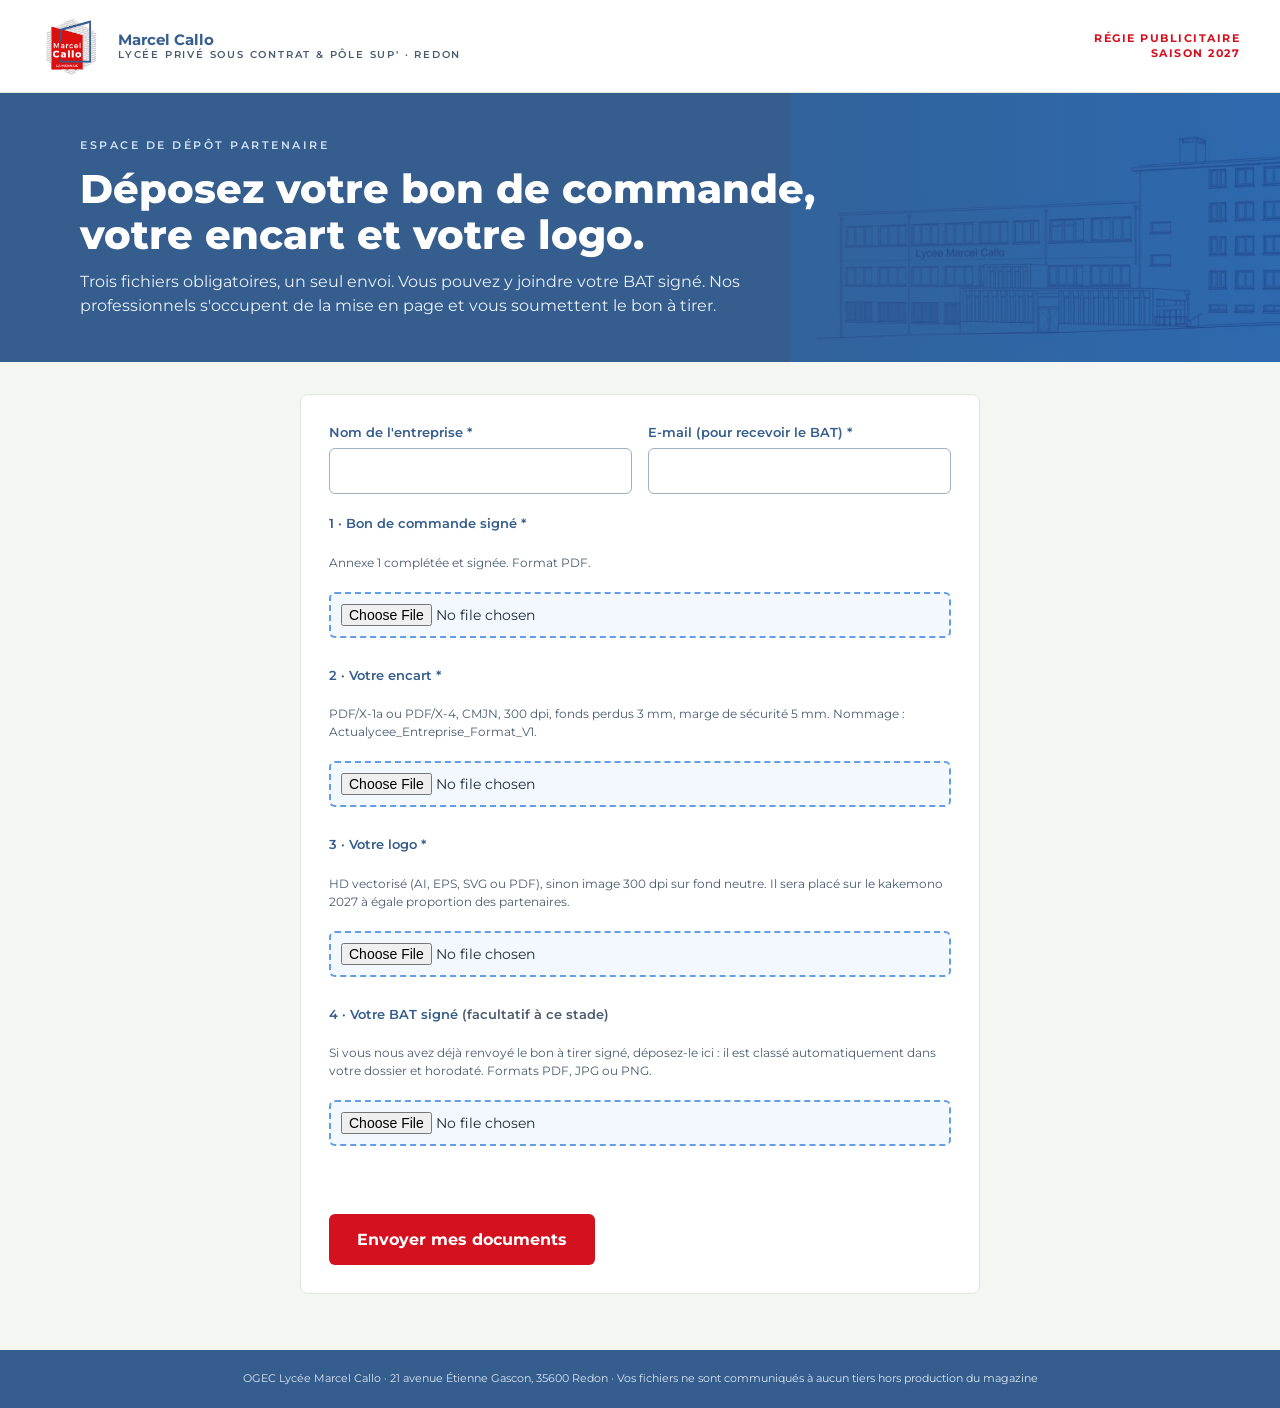
<file: depot.html>
<!doctype html>
<html lang="fr">
<head>
<meta charset="utf-8">
<meta name="viewport" content="width=device-width,initial-scale=1">
<meta name="robots" content="noindex,nofollow">
<title>Espace de dépôt — bon de commande, encart et logo</title>
<link rel="stylesheet" href="css/style.css">
</head>
<body data-page="depot">
<a class="skip" href="#contenu">Aller au contenu</a>
<header class="top">
<div class="brand"><img src="assets/logo.png" alt="Marcel Callo"><div>Marcel Callo<small>LYCÉE PRIVÉ SOUS CONTRAT &amp; PÔLE SUP' · REDON</small></div></div>
<div class="season">RÉGIE PUBLICITAIRE<br>SAISON 2027</div>
</header>

<section class="hero"><div>
<div class="kicker">Espace de dépôt partenaire</div>
<h1>Déposez votre bon de commande, votre encart et votre logo.</h1>
<p>Trois fichiers obligatoires, un seul envoi. Vous pouvez y joindre votre BAT signé. Nos professionnels s'occupent de la mise en page et vous soumettent le bon à tirer.</p>
</div></section>
<main id="contenu" class="wrap narrow">
<div id="bloc-form"><form id="form-depot" class="card" novalidate>
<div class="grid2">
<label class="f">Nom de l'entreprise *<input type="text" name="entreprise" autocomplete="organization" required></label>
<label class="f">E-mail (pour recevoir le BAT) *<input type="email" name="mail" autocomplete="email" required></label>
</div>
<fieldset><legend>1 · Bon de commande signé *</legend><p class="hint">Annexe 1 complétée et signée. Format PDF.</p>
<input type="file" name="bon" accept=".pdf" aria-label="Bon de commande signé"><div id="n-bon" class="hint" role="status"></div></fieldset>
<fieldset><legend>2 · Votre encart *</legend><p class="hint">PDF/X-1a ou PDF/X-4, CMJN, 300 dpi, fonds perdus 3 mm, marge de sécurité 5 mm. Nommage : Actualycee_Entreprise_Format_V1.</p>
<input type="file" name="encart" accept=".pdf,.png,.jpg,.jpeg" aria-label="Votre encart"><div id="n-encart" class="hint" role="status"></div></fieldset>
<fieldset><legend>3 · Votre logo *</legend><p class="hint">HD vectorisé (AI, EPS, SVG ou PDF), sinon image 300 dpi sur fond neutre. Il sera placé sur le kakemono 2027 à égale proportion des partenaires.</p>
<input type="file" name="logo" accept=".ai,.eps,.svg,.pdf,.png" aria-label="Votre logo"><div id="n-logo" class="hint" role="status"></div></fieldset>
<fieldset><legend>4 · Votre BAT signé <span style="font-weight:600;color:var(--muted)">(facultatif à ce stade)</span></legend><p class="hint">Si vous nous avez déjà renvoyé le bon à tirer signé, déposez-le ici : il est classé automatiquement dans votre dossier et horodaté. Formats PDF, JPG ou PNG.</p>
<input type="file" name="bat" accept=".pdf,.jpg,.jpeg,.png" aria-label="BAT signé"><div id="n-bat" class="hint" role="status"></div></fieldset>
<div id="err" class="error" role="alert"></div>
<button id="envoyer" class="btn" type="submit">Envoyer mes documents</button>
</form></div>
<section id="bloc-merci" class="card success" hidden role="status">
<h2 style="margin:0">Merci de votre envoi !</h2>
<p style="margin:0;font-size:16px;line-height:1.65">Vos documents sont bien reçus. Le professionnel en charge de la mise en page vous adressera <b>un BAT à valider sous 3 jours ouvrés</b>.</p>
<p style="margin:0;font-size:14px;color:var(--muted)">Une question ? Damien BOUGREAU, votre Responsable Suivi Partenaires : <a href="mailto:d.bougreau@lyceemarcelcallo.org">d.bougreau@lyceemarcelcallo.org</a> · <a href="tel:+33766889332">+33 7 66 88 93 32</a></p>
</section>
</main>
<footer class="foot">OGEC Lycée Marcel Callo · 21 avenue Étienne Gascon, 35600 Redon · Vos fichiers ne sont communiqués à aucun tiers hors production du magazine</footer>
<script src="js/config.js"></script>
<script src="js/app.js"></script>
</body>
</html>
</file>
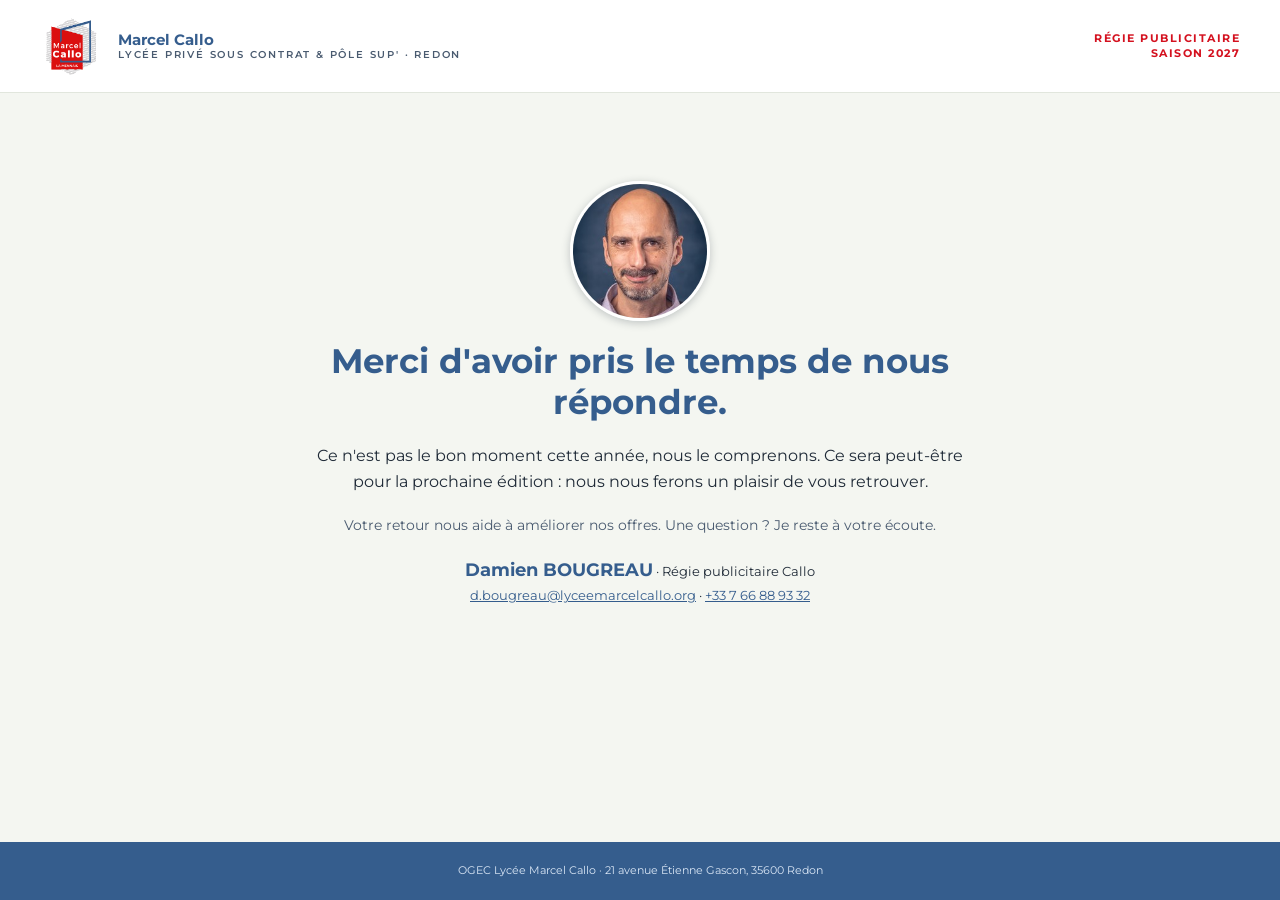
<file: merci-non.html>
<!doctype html>
<html lang="fr">
<head>
<meta charset="utf-8">
<meta name="viewport" content="width=device-width,initial-scale=1">
<meta name="robots" content="noindex,nofollow">
<title>Merci pour votre réponse</title>
<link rel="stylesheet" href="css/style.css">
</head>
<body data-page="merci-non">
<a class="skip" href="#contenu">Aller au contenu</a>
<header class="top">
<div class="brand"><img src="assets/logo.png" alt="Marcel Callo"><div>Marcel Callo<small>LYCÉE PRIVÉ SOUS CONTRAT &amp; PÔLE SUP' · REDON</small></div></div>
<div class="season">RÉGIE PUBLICITAIRE<br>SAISON 2027</div>
</header>

<main id="contenu" class="wrap narrow"><div class="contact" style="padding:56px 0 24px;gap:20px">
<img class="me" src="assets/damien.jpg" alt="Damien Bougreau">
<h1 style="margin:0;font-size:34px;line-height:1.2;color:var(--navy)">Merci d'avoir pris le temps de nous répondre.</h1>
<p style="margin:0;font-size:16px;line-height:1.65">Ce n'est pas le bon moment cette année, nous le comprenons. Ce sera peut-être pour la prochaine édition : nous nous ferons un plaisir de vous retrouver.</p>
<p style="margin:0;font-size:14px;color:var(--muted)">Votre retour nous aide à améliorer nos offres. Une question ? Je reste à votre écoute.</p>
<div style="font-size:13px;line-height:1.6"><b>Damien BOUGREAU</b> · Régie publicitaire Callo<br><a href="mailto:d.bougreau@lyceemarcelcallo.org">d.bougreau@lyceemarcelcallo.org</a> · <a href="tel:+33766889332">+33 7 66 88 93 32</a></div>
</div></main>
<footer class="foot">OGEC Lycée Marcel Callo · 21 avenue Étienne Gascon, 35600 Redon</footer>
<script src="js/config.js"></script>
<script src="js/app.js"></script>
</body>
</html>
</file>
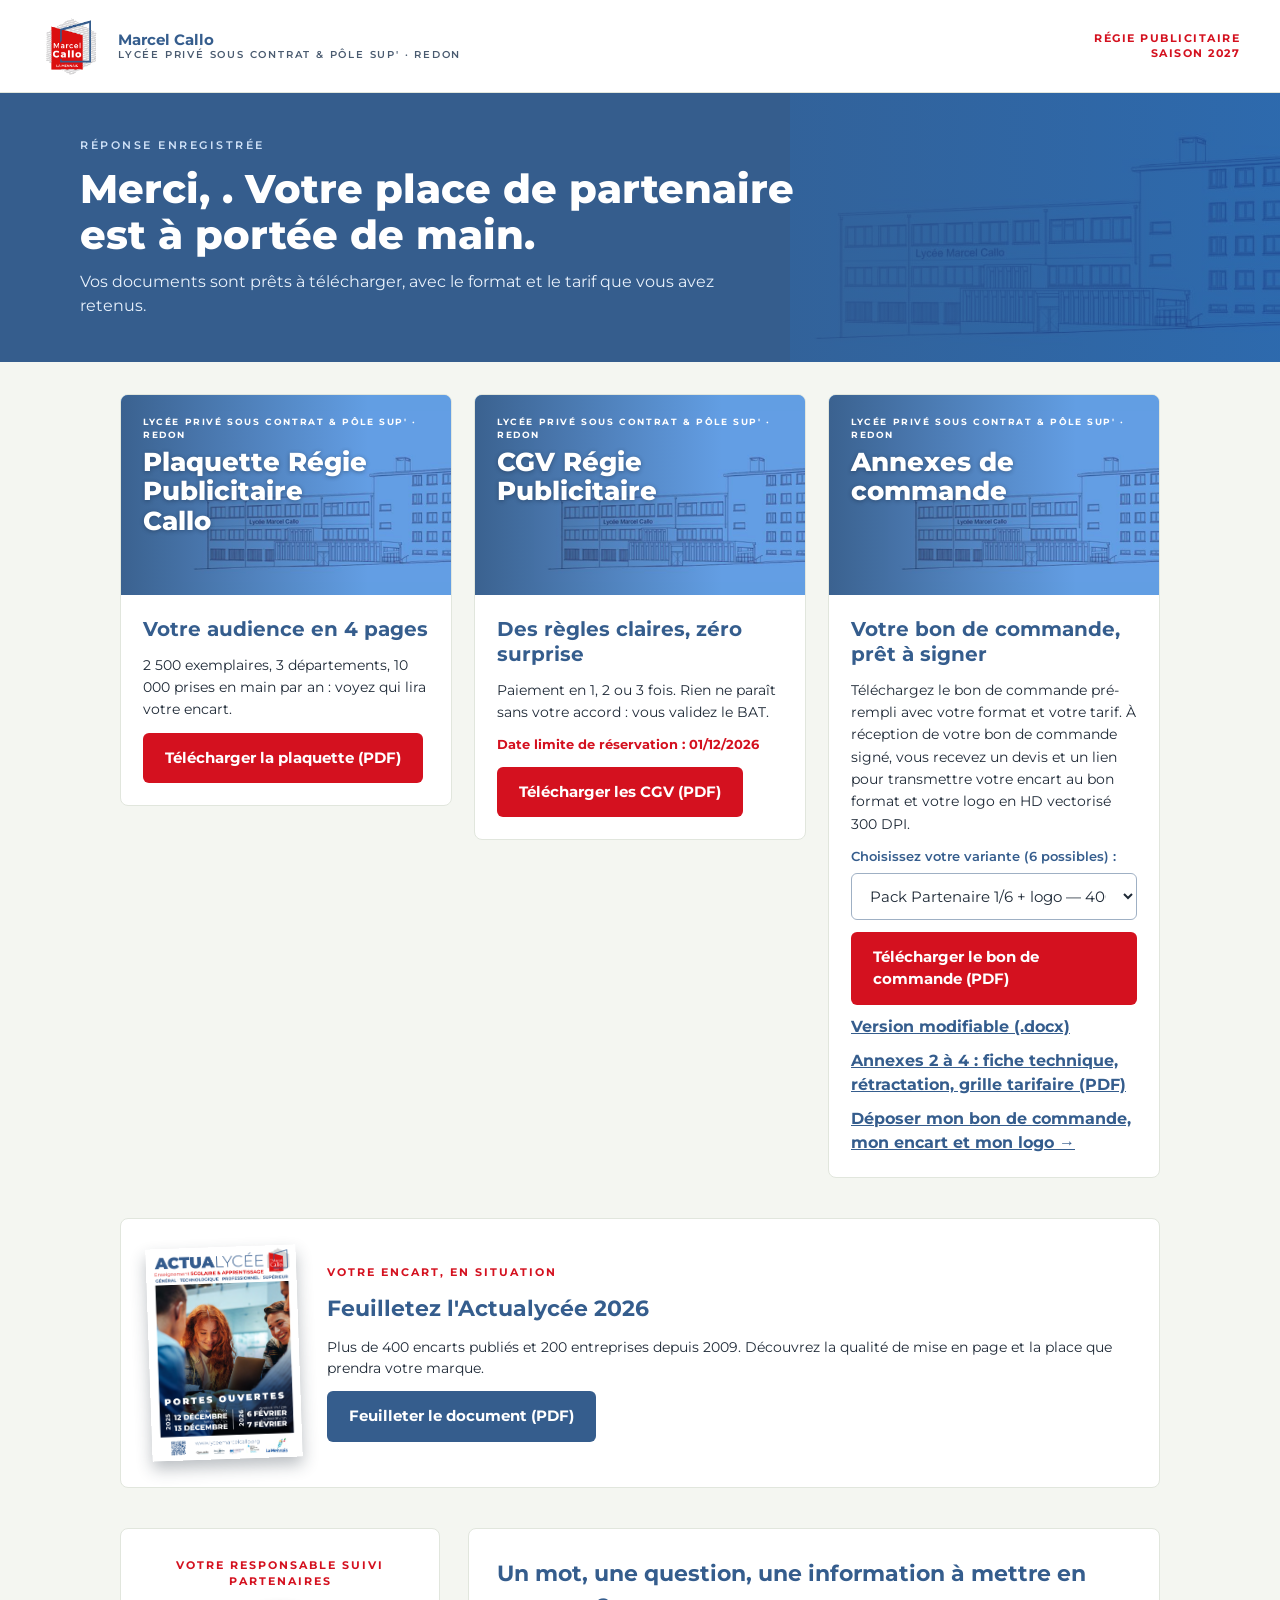
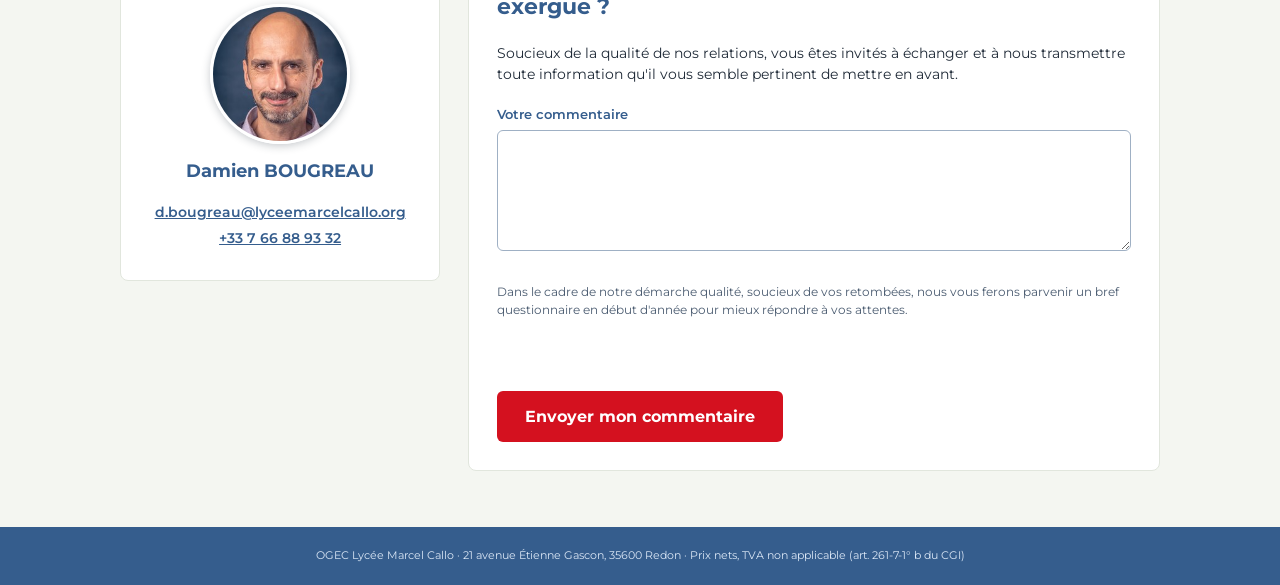
<file: merci.html>
<!doctype html>
<html lang="fr">
<head>
<meta charset="utf-8">
<meta name="viewport" content="width=device-width,initial-scale=1">
<meta name="robots" content="noindex,nofollow">
<title>Merci — vos documents partenaire Callo</title>
<link rel="stylesheet" href="css/style.css">
</head>
<body data-page="merci">
<a class="skip" href="#contenu">Aller au contenu</a>
<header class="top">
<div class="brand"><img src="assets/logo.png" alt="Marcel Callo"><div>Marcel Callo<small>LYCÉE PRIVÉ SOUS CONTRAT &amp; PÔLE SUP' · REDON</small></div></div>
<div class="season">RÉGIE PUBLICITAIRE<br>SAISON 2027</div>
</header>

<section class="hero"><div>
<div class="kicker">Réponse enregistrée</div>
<h1>Merci<span data-prenom-wrap>, <span data-prenom></span></span>. Votre place de partenaire est à portée de main.</h1>
<p>Vos documents sont prêts à télécharger, avec le format et le tarif que vous avez retenus.</p>
</div></section>
<main id="contenu" class="wrap stack" data-x><div id="page-merci" class="stack">
<div class="docs">
<article class="doc">
<div class="cover"><img src="assets/lycee-bleu.png" alt=""><div><small>LYCÉE PRIVÉ SOUS CONTRAT &amp; PÔLE SUP' · REDON</small><h3>Plaquette Régie Publicitaire Callo</h3></div></div>
<div class="body"><h4>Votre audience en 4 pages</h4><p>2 500 exemplaires, 3 départements, 10 000 prises en main par an : voyez qui lira votre encart.</p><div class="actions"><a class="btn sm" href="docs/Plaquette_Regie_Publicitaire_Callo_2027_V2.6.pdf" data-doc="plaquette" download>Télécharger la plaquette (PDF)</a></div></div>
</article>
<article class="doc">
<div class="cover"><img src="assets/lycee-bleu.png" alt=""><div><small>LYCÉE PRIVÉ SOUS CONTRAT &amp; PÔLE SUP' · REDON</small><h3>CGV Régie Publicitaire</h3></div></div>
<div class="body"><h4>Des règles claires, zéro surprise</h4><p>Paiement en 1, 2 ou 3 fois. Rien ne paraît sans votre accord : vous validez le BAT.</p><div class="date">Date limite de réservation : 01/12/2026</div><div class="actions"><a class="btn sm" href="docs/CGV_Regie_Publicitaire_Callo_2027_V2.3.pdf" data-doc="cgv" download>Télécharger les CGV (PDF)</a></div></div>
</article>
<article class="doc">
<div class="cover"><img src="assets/lycee-bleu.png" alt=""><div><small>LYCÉE PRIVÉ SOUS CONTRAT &amp; PÔLE SUP' · REDON</small><h3>Annexes de commande</h3></div></div>
<div class="body"><h4>Votre bon de commande, prêt à signer</h4><p>Téléchargez le bon de commande pré-rempli avec votre format et votre tarif. À réception de votre bon de commande signé, vous recevez un devis et un lien pour transmettre votre encart au bon format et votre logo en HD vectorisé 300 DPI.</p><label class="f"><span id="bc-label">Variante :</span><select id="bc-select" aria-label="Variante du bon de commande"></select></label><div class="actions"><a id="bc-pdf" class="btn sm" href="#" data-doc="bon-de-commande-pdf" download>Télécharger le bon de commande (PDF)</a><a id="bc-docx" href="#" data-doc="bon-de-commande-docx" download style="font-weight:700">Version modifiable (.docx)</a><a href="docs/Annexes_CGV_2_a_4_Callo_2027_V2.3.pdf" data-doc="annexes-2-4" download style="font-weight:700">Annexes 2 à 4 : fiche technique, rétractation, grille tarifaire (PDF)</a><a href="depot.html" style="font-weight:700">Déposer mon bon de commande, mon encart et mon logo →</a></div></div>
</article>
</div>
<section class="card band" aria-labelledby="t-actu">
<img class="cover26" src="assets/actualycee-2026-couverture.png" alt="Couverture de l'Actualycée 2026">
<div class="t"><div class="eyebrow">Votre encart, en situation</div><h2 id="t-actu">Feuilletez l'Actualycée 2026</h2>
<p style="margin:0;font-size:14px">Plus de 400 encarts publiés et 200 entreprises depuis 2009. Découvrez la qualité de mise en page et la place que prendra votre marque.</p>
<a class="btn alt sm" href="docs/Actualycee_2026.pdf" target="_blank" rel="noopener" data-doc="actualycee-2026">Feuilleter le document (PDF)</a></div>
</section>
<div class="row">
<section class="card side contact" aria-labelledby="t-resp">
<div class="eyebrow" id="t-resp">Votre Responsable Suivi Partenaires</div>
<img class="me" src="assets/damien.jpg" alt="Damien Bougreau">
<b>Damien BOUGREAU</b>
<div style="font-size:14px;line-height:1.9"><a href="mailto:d.bougreau@lyceemarcelcallo.org" style="font-weight:600">d.bougreau@lyceemarcelcallo.org</a><br><a href="tel:+33766889332" style="font-weight:600">+33 7 66 88 93 32</a></div>
</section>
<form id="form-commentaire" class="card main">
<h2>Un mot, une question, une information à mettre en exergue&nbsp;?</h2>
<p style="margin:0;font-size:14px">Soucieux de la qualité de nos relations, vous êtes invités à échanger et à nous transmettre toute information qu'il vous semble pertinent de mettre en avant.</p>
<label class="f">Votre commentaire<textarea name="message" rows="5"></textarea></label>
<p class="hint">Dans le cadre de notre démarche qualité, soucieux de vos retombées, nous vous ferons parvenir un bref questionnaire en début d'année pour mieux répondre à vos attentes.</p>
<div id="com-msg" class="error" role="status"></div>
<button id="com-btn" class="btn" type="submit">Envoyer mon commentaire</button>
</form>
</div>
</div></main>
<footer class="foot">OGEC Lycée Marcel Callo · 21 avenue Étienne Gascon, 35600 Redon · Prix nets, TVA non applicable (art. 261-7-1° b du CGI)</footer>
<script src="js/config.js"></script>
<script src="js/app.js"></script>
</body>
</html>
</file>
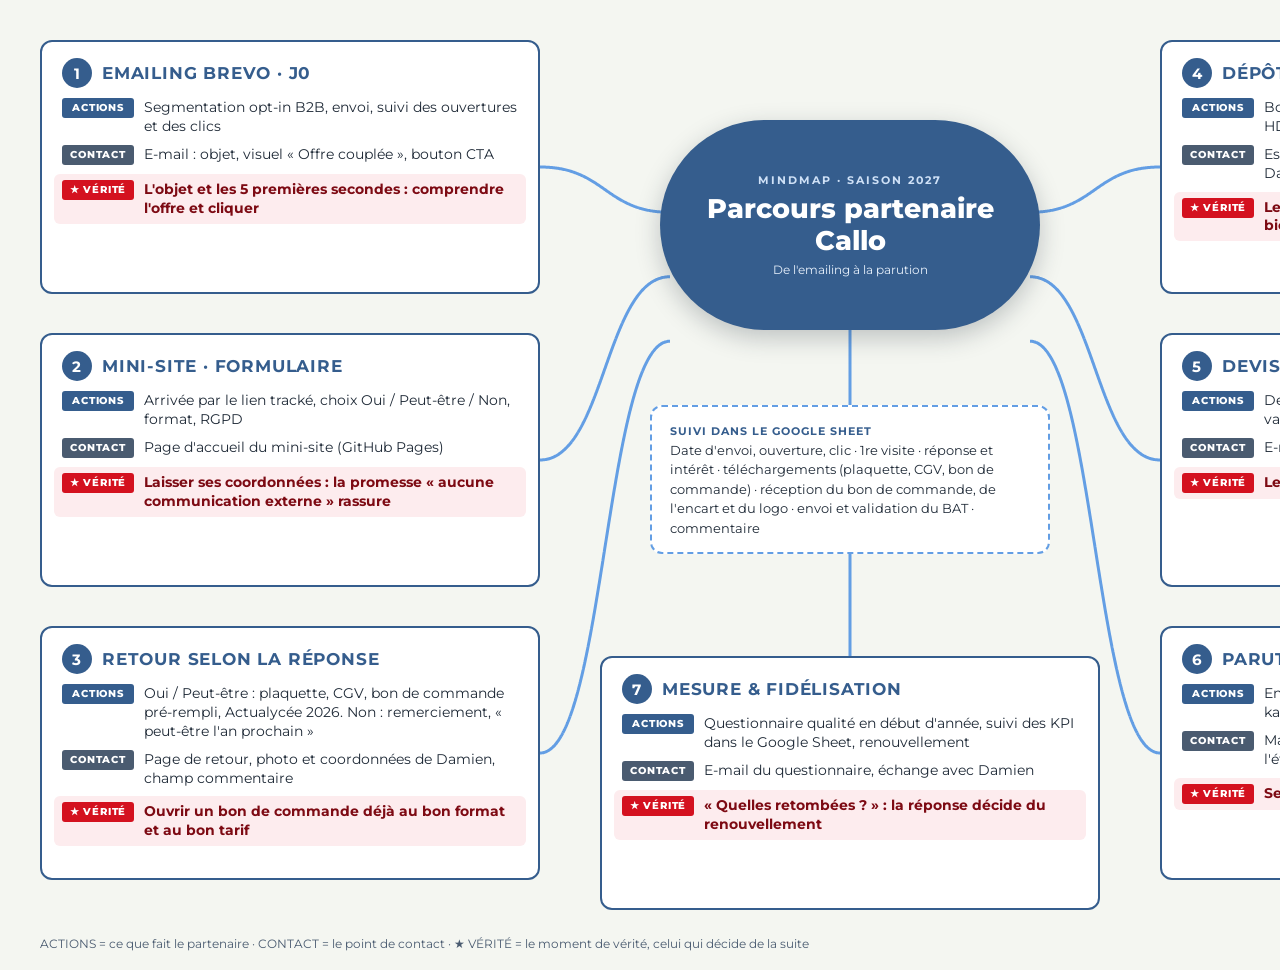
<file: docs/Mindmap_Parcours_Partenaire_Callo_2027.html>
<!doctype html><html lang="fr"><head><meta charset="utf-8"><title>Mindmap — parcours partenaire Callo 2027</title><link href="https://fonts.googleapis.com/css2?family=Montserrat:wght@400;600;700;800&display=swap" rel="stylesheet">
<style>
body{margin:0;background:#F4F6F1;font-family:'Montserrat',Arial,sans-serif;color:#1f2a37}
.map{position:relative;width:1700px;height:970px;margin:0 auto}
svg{position:absolute;inset:0}
.card{position:absolute;width:500px;height:254px;background:#fff;border:2px solid #355D8D;border-radius:12px;box-sizing:border-box;padding:16px 20px;overflow:hidden}
.card h2{margin:0 0 10px;font-size:17px;letter-spacing:.8px;color:#355D8D;display:flex;gap:10px;align-items:center}
.card h2 b{background:#355D8D;color:#fff;width:30px;height:30px;border-radius:50%;display:inline-flex;align-items:center;justify-content:center;font-size:15px;flex:none}
.r{display:flex;gap:10px;margin:0 0 9px;font-size:13.5px;line-height:1.4}
.t{flex:none;width:72px;font-size:10px;font-weight:800;letter-spacing:.8px;padding:3px 0;text-align:center;border-radius:3px;height:fit-content;color:#fff}
.a{background:#355D8D}.c{background:#4a5b70}.v{background:#D4111F}
.v+span{font-weight:700;color:#7d0a13}
.vr{background:#fdecee;border-radius:6px;padding:6px 8px;margin-left:-8px;margin-right:-8px}
.center{position:absolute;left:660px;top:120px;width:380px;height:210px;border-radius:105px;background:#355D8D;color:#fff;display:flex;flex-direction:column;align-items:center;justify-content:center;text-align:center;padding:0 30px;box-sizing:border-box;box-shadow:0 8px 24px rgba(31,42,55,.25)}
.center small{font-size:11px;letter-spacing:2px;font-weight:700;color:#cfe1f7}.center strong{font-size:27px;line-height:1.15;font-weight:800;margin:6px 0}.center span{font-size:12px;color:#e8f1fc}
.kpi{position:absolute;left:650px;top:405px;width:400px;z-index:2;background:#fff;border:2px dashed #639EE4;border-radius:12px;box-sizing:border-box;padding:14px 18px;font-size:13px;line-height:1.5}
.kpi b{color:#355D8D;letter-spacing:1px;font-size:11px}
.legend{position:absolute;left:40px;top:936px;font-size:12px;color:#4a5b70}
</style></head><body><div class="map">
<svg width="1700" height="970" viewBox="0 0 1700 970" aria-hidden="true">
<path d="M540,167.0 C605.0,167.0 605.0,212.24 670,212.24" fill="none" stroke="#639EE4" stroke-width="3" stroke-dasharray="1 0"/>
<path d="M540,460.0 C605.0,460.0 605.0,276.7 670,276.7" fill="none" stroke="#639EE4" stroke-width="3" stroke-dasharray="1 0"/>
<path d="M540,753.0 C605.0,753.0 605.0,341.15999999999997 670,341.15999999999997" fill="none" stroke="#639EE4" stroke-width="3" stroke-dasharray="1 0"/>
<path d="M1160,167.0 C1095.0,167.0 1095.0,212.24 1030,212.24" fill="none" stroke="#639EE4" stroke-width="3" stroke-dasharray="1 0"/>
<path d="M1160,460.0 C1095.0,460.0 1095.0,276.7 1030,276.7" fill="none" stroke="#639EE4" stroke-width="3" stroke-dasharray="1 0"/>
<path d="M1160,753.0 C1095.0,753.0 1095.0,341.15999999999997 1030,341.15999999999997" fill="none" stroke="#639EE4" stroke-width="3" stroke-dasharray="1 0"/>
<path d="M850.0,656 C850.0,516 850,530 850,330" fill="none" stroke="#639EE4" stroke-width="3" stroke-dasharray="1 0"/>
</svg>
<div class="center"><small>MINDMAP · SAISON 2027</small><strong>Parcours partenaire Callo</strong><span>De l'emailing à la parution</span></div>
<div class="kpi"><b>SUIVI DANS LE GOOGLE SHEET</b><br>Date d'envoi, ouverture, clic · 1re visite · réponse et intérêt · téléchargements (plaquette, CGV, bon de commande) · réception du bon de commande, de l'encart et du logo · envoi et validation du BAT · commentaire</div>
<div class="card" style="left:40px;top:40px"><h2><b>1</b>EMAILING BREVO · J0</h2><div class="r "><div class="t a">ACTIONS</div><span>Segmentation opt-in B2B, envoi, suivi des ouvertures et des clics</span></div><div class="r "><div class="t c">CONTACT</div><span>E-mail : objet, visuel « Offre couplée », bouton CTA</span></div><div class="r vr"><div class="t v">★ VÉRITÉ</div><span>L&#x27;objet et les 5 premières secondes : comprendre l&#x27;offre et cliquer</span></div></div>
<div class="card" style="left:40px;top:333px"><h2><b>2</b>MINI-SITE · FORMULAIRE</h2><div class="r "><div class="t a">ACTIONS</div><span>Arrivée par le lien tracké, choix Oui / Peut-être / Non, format, RGPD</span></div><div class="r "><div class="t c">CONTACT</div><span>Page d&#x27;accueil du mini-site (GitHub Pages)</span></div><div class="r vr"><div class="t v">★ VÉRITÉ</div><span>Laisser ses coordonnées : la promesse « aucune communication externe » rassure</span></div></div>
<div class="card" style="left:40px;top:626px"><h2><b>3</b>RETOUR SELON LA RÉPONSE</h2><div class="r "><div class="t a">ACTIONS</div><span>Oui / Peut-être : plaquette, CGV, bon de commande pré-rempli, Actualycée 2026. Non : remerciement, « peut-être l&#x27;an prochain »</span></div><div class="r "><div class="t c">CONTACT</div><span>Page de retour, photo et coordonnées de Damien, champ commentaire</span></div><div class="r vr"><div class="t v">★ VÉRITÉ</div><span>Ouvrir un bon de commande déjà au bon format et au bon tarif</span></div></div>
<div class="card" style="left:1160px;top:40px"><h2><b>4</b>DÉPÔT DES DOCUMENTS</h2><div class="r "><div class="t a">ACTIONS</div><span>Bon de commande signé, encart au bon format, logo HD vectorisé 300 dpi</span></div><div class="r "><div class="t c">CONTACT</div><span>Espace de dépôt, e-mail d&#x27;accusé, notification à Damien</span></div><div class="r vr"><div class="t v">★ VÉRITÉ</div><span>Le message « Merci de votre envoi » immédiat : j&#x27;ai bien été reçu</span></div></div>
<div class="card" style="left:1160px;top:333px"><h2><b>5</b>DEVIS &amp; BAT</h2><div class="r "><div class="t a">ACTIONS</div><span>Devis, mise en page par le professionnel, BAT à valider sous 3 jours ouvrés</span></div><div class="r "><div class="t c">CONTACT</div><span>E-mail, téléphone de Damien</span></div><div class="r vr"><div class="t v">★ VÉRITÉ</div><span>Le premier BAT : la qualité visible de ma marque</span></div></div>
<div class="card" style="left:1160px;top:626px"><h2><b>6</b>PARUTION 18/12/2026 &amp; KAKEMONO</h2><div class="r "><div class="t a">ACTIONS</div><span>Encart publié dans l&#x27;Actualycée, logo sur le kakemono des événements internes et externes</span></div><div class="r "><div class="t c">CONTACT</div><span>Magazine papier, salons et événements de l&#x27;établissement</span></div><div class="r vr"><div class="t v">★ VÉRITÉ</div><span>Se voir publié, à égalité avec les autres partenaires</span></div></div>
<div class="card" style="left:600px;top:656px"><h2><b>7</b>MESURE &amp; FIDÉLISATION</h2><div class="r "><div class="t a">ACTIONS</div><span>Questionnaire qualité en début d&#x27;année, suivi des KPI dans le Google Sheet, renouvellement</span></div><div class="r "><div class="t c">CONTACT</div><span>E-mail du questionnaire, échange avec Damien</span></div><div class="r vr"><div class="t v">★ VÉRITÉ</div><span>« Quelles retombées ? » : la réponse décide du renouvellement</span></div></div>
<div class="legend">ACTIONS = ce que fait le partenaire · CONTACT = le point de contact · ★ VÉRITÉ = le moment de vérité, celui qui décide de la suite</div></div></body></html>
</file>
<file: css/style.css>
/* Régie publicitaire Callo 2027 — mini-site partenaires */
/* Police hébergée localement (aucune requête vers Google Fonts : RGPD) */
@font-face{font-family:'Montserrat';font-style:normal;font-weight:400;font-display:swap;src:url('../assets/fonts/montserrat-latin-400-normal.woff2') format('woff2')}
@font-face{font-family:'Montserrat';font-style:normal;font-weight:600;font-display:swap;src:url('../assets/fonts/montserrat-latin-600-normal.woff2') format('woff2')}
@font-face{font-family:'Montserrat';font-style:normal;font-weight:700;font-display:swap;src:url('../assets/fonts/montserrat-latin-700-normal.woff2') format('woff2')}
@font-face{font-family:'Montserrat';font-style:normal;font-weight:800;font-display:swap;src:url('../assets/fonts/montserrat-latin-800-normal.woff2') format('woff2')}
:root{--navy:#355D8D;--blue:#639EE4;--red:#D4111F;--ink:#1f2a37;--muted:#4a5b70;--paper:#F4F6F1;--line:#e1e6dd;--pale:#dbe7f6}
*{box-sizing:border-box}
body{margin:0;font-family:'Montserrat',Arial,sans-serif;background:var(--paper);color:var(--ink);line-height:1.5;min-height:100vh;display:flex;flex-direction:column}
main.wrap{flex:1 0 auto;width:100%}
a{color:var(--navy)}a:hover{color:var(--red)}
img{max-width:100%}
:focus-visible{outline:3px solid var(--blue);outline-offset:2px}
.skip{position:absolute;left:-999px}.skip:focus{left:8px;top:8px;background:#fff;padding:8px;z-index:9}

.top{background:#fff;padding:14px 40px;display:flex;flex-wrap:wrap;align-items:center;justify-content:space-between;gap:12px;border-bottom:1px solid var(--line)}
.brand{display:flex;align-items:center;gap:14px;font-size:15px;font-weight:700;color:var(--navy);line-height:1.2}
.brand img{width:64px;height:64px;object-fit:contain}
.brand small{display:block;font-size:10px;letter-spacing:1.8px;font-weight:600;color:var(--muted)}
.season{text-align:right;font-size:11px;letter-spacing:1.5px;font-weight:700;color:var(--red);line-height:1.4}

.hero{background:var(--navy) url("../assets/batiment.png") right bottom/auto 115% no-repeat;background-blend-mode:soft-light;padding:44px 40px;position:relative}
.hero::before{content:"";position:absolute;inset:0;background:linear-gradient(90deg,var(--navy) 35%,rgba(53,93,141,.15))}
.hero>div{position:relative}
.hero>div{max-width:1120px;margin:0 auto;display:flex;flex-direction:column;gap:12px}
.kicker{font-size:11px;letter-spacing:2.5px;font-weight:600;color:#cfe1f7;text-transform:uppercase}
.hero h1{margin:0;font-size:40px;line-height:1.15;font-weight:800;color:#fff;max-width:760px}
.hero p{margin:0;font-size:16px;color:#e8f1fc;max-width:680px}

.wrap{max-width:1120px;margin:0 auto;padding:32px 40px 56px}
.row{display:flex;flex-wrap:wrap;gap:28px;align-items:flex-start}
.card{background:#fff;border:1px solid var(--line);border-radius:8px;padding:28px}
.side{flex:1 1 320px;min-width:0;display:flex;flex-direction:column;gap:14px}
.main{flex:999 1 560px;min-width:0}
.badge{align-self:flex-start;background:var(--navy);color:#fff;font-size:11px;font-weight:800;letter-spacing:1.5px;padding:6px 12px;border-radius:3px}
.card h2{margin:0;font-size:22px;color:var(--navy)}
.price{display:flex;align-items:baseline;gap:8px}
.price b{font-size:42px;font-weight:800;color:var(--red);line-height:1}
.price span{font-size:13px;font-weight:600;color:var(--muted)}
.card ul{margin:0;padding-left:18px;font-size:14px;line-height:1.7}

/* Preuve chiffrée (source : plaquette V2.6) */
.proof{background:#ffffff;border-bottom:1px solid var(--line)}
.proof-in{max-width:1120px;margin:0 auto;padding:22px 40px;display:grid;grid-template-columns:repeat(4,minmax(0,1fr));gap:20px}
.proof-in div{display:flex;flex-direction:column;gap:2px;border-left:3px solid var(--red);padding-left:14px}
.proof-in b{font-size:30px;font-weight:800;color:var(--red);line-height:1}
.proof-in span{font-size:12px;font-weight:600;color:var(--muted);line-height:1.3}

/* Visuel offre couplée */
.couple{width:100%;max-width:260px;height:auto;display:block;align-self:center;border-radius:6px}

/* Formulaires */
form{display:flex;flex-direction:column;gap:20px}
.grid2{display:grid;grid-template-columns:repeat(2,minmax(0,1fr));gap:16px}
.span2{grid-column:span 2}
label.f{display:flex;flex-direction:column;gap:6px;font-size:13px;font-weight:600;color:var(--navy)}
input[type=text],input[type=email],input[type=tel],textarea,select{font-family:inherit;font-size:15px;color:var(--ink);border:1px solid #9fb0c4;border-radius:6px;padding:12px 14px;min-height:46px;width:100%;background:#fff}
textarea{resize:vertical}
input[type=file]{font-family:inherit;font-size:14px;width:100%;padding:10px;border:2px dashed var(--blue);border-radius:6px;background:#f3f8fe}
fieldset{border:0;margin:0;padding:0;display:flex;flex-direction:column;gap:8px}
legend{font-size:13px;font-weight:600;color:var(--navy);padding:0;margin-bottom:8px}
.choices{display:grid;grid-template-columns:repeat(3,minmax(0,1fr));gap:10px}
.choice{position:relative}
.choice input{position:absolute;opacity:0;inset:0;width:100%;height:100%;margin:0;cursor:pointer}
.choice span{display:block;text-align:left;border-radius:6px;padding:12px;min-height:48px;background:#fff;color:var(--navy);border:2px solid #9fb0c4;font-weight:700;font-size:15px}
.choice small{display:block;font-size:11px;letter-spacing:1px;font-weight:700;opacity:.85}
.choice em{display:block;font-size:13px;font-weight:600;font-style:normal}
.choice input:checked+span{background:var(--navy);color:#fff;border-color:var(--navy)}
.choice input:focus-visible+span{outline:3px solid var(--blue);outline-offset:2px}
.choices.three .choice span{text-align:center}
.hint{font-size:12px;color:var(--muted)}
.count{font-size:12px;color:var(--muted);align-self:flex-end}
.rgpd{display:flex;gap:12px;align-items:flex-start;font-size:13px;line-height:1.55}
.rgpd input{width:22px;height:22px;flex:none;margin:0;accent-color:var(--navy)}
.btn{display:inline-block;background:var(--red);color:#fff;text-decoration:none;border:0;border-radius:6px;font-family:inherit;font-size:16px;font-weight:700;padding:16px 28px;cursor:pointer;min-height:48px;align-self:flex-start}
.btn:hover{background:#b30e1a;color:#fff}
.btn[disabled]{opacity:.6;cursor:wait}
.btn.alt{background:var(--navy)}.btn.alt:hover{background:#274a73}
.btn.sm{font-size:15px;padding:14px 22px}
.error{color:#b00020;font-size:14px;font-weight:600;min-height:20px}
[hidden]{display:none!important}

/* Documents */
.docs{display:grid;grid-template-columns:repeat(auto-fit,minmax(300px,1fr));gap:22px;align-items:start}
.doc{background:#fff;border:1px solid var(--line);border-radius:8px;overflow:hidden;display:flex;flex-direction:column}
.doc .cover{position:relative;height:200px;background:#629ee3;overflow:hidden}
.doc .cover img{position:absolute;inset:0;width:100%;height:100%;object-fit:cover;object-position:right bottom}
.doc .cover:after{content:"";position:absolute;inset:0;background:linear-gradient(90deg,rgba(20,38,61,.5),rgba(20,38,61,0) 75%)}
.doc .cover div{position:relative;z-index:1;padding:20px 22px;display:flex;flex-direction:column;gap:6px}
.doc .cover small{font-size:9px;letter-spacing:1.6px;font-weight:700;color:#fff}
.doc .cover h3{margin:0;font-size:26px;line-height:1.15;font-weight:800;color:#fff;max-width:230px;text-shadow:0 1px 4px rgba(20,38,61,.45)}
.doc .body{padding:22px;display:flex;flex-direction:column;gap:12px;flex:1}
.doc h4{margin:0;font-size:20px;line-height:1.25;color:var(--navy)}
.doc p{margin:0;font-size:14px;line-height:1.6}
.doc .date{font-size:13px;font-weight:700;color:var(--red)}
.doc .actions{margin-top:auto;display:flex;flex-direction:column;gap:10px;align-items:flex-start}
.doc select{min-height:44px}
.band{display:flex;flex-wrap:wrap;gap:28px;align-items:center}
.band img.cover26{flex:none;width:150px;height:auto;box-shadow:0 8px 16px rgba(31,42,55,.3);transform:rotate(-2deg)}
.band .t{flex:1 1 380px;min-width:0;display:flex;flex-direction:column;gap:12px}
.eyebrow{font-size:11px;letter-spacing:2px;font-weight:700;color:var(--red);text-transform:uppercase}
.contact{display:flex;flex-direction:column;gap:14px;align-items:center;text-align:center}
.contact img.me{width:140px;height:140px;border-radius:50%;object-fit:cover;object-position:center 15%;border:3px solid #fff;box-shadow:0 2px 8px rgba(31,42,55,.25)}
.contact b{font-size:18px;color:var(--navy)}
.success{display:flex;flex-direction:column;gap:16px;align-items:center;text-align:center;padding:36px 30px}
.success h2{font-size:26px}
.foot{background:var(--navy);padding:20px 40px;font-size:11px;line-height:1.6;color:#dbe7f6;text-align:center}
.stack{display:flex;flex-direction:column;gap:40px}
.narrow{max-width:760px;margin:0 auto}
@media(max-width:900px){.proof-in{grid-template-columns:repeat(2,minmax(0,1fr));gap:16px}}
@media(max-width:640px){.top,.hero,.wrap,.foot{padding-left:18px;padding-right:18px}.proof-in{padding:18px;grid-template-columns:repeat(2,minmax(0,1fr));gap:14px}.proof-in b{font-size:24px}.hero h1{font-size:30px}.grid2{grid-template-columns:1fr}.span2{grid-column:auto}.choices{grid-template-columns:1fr}.card{padding:20px}}
</file>
